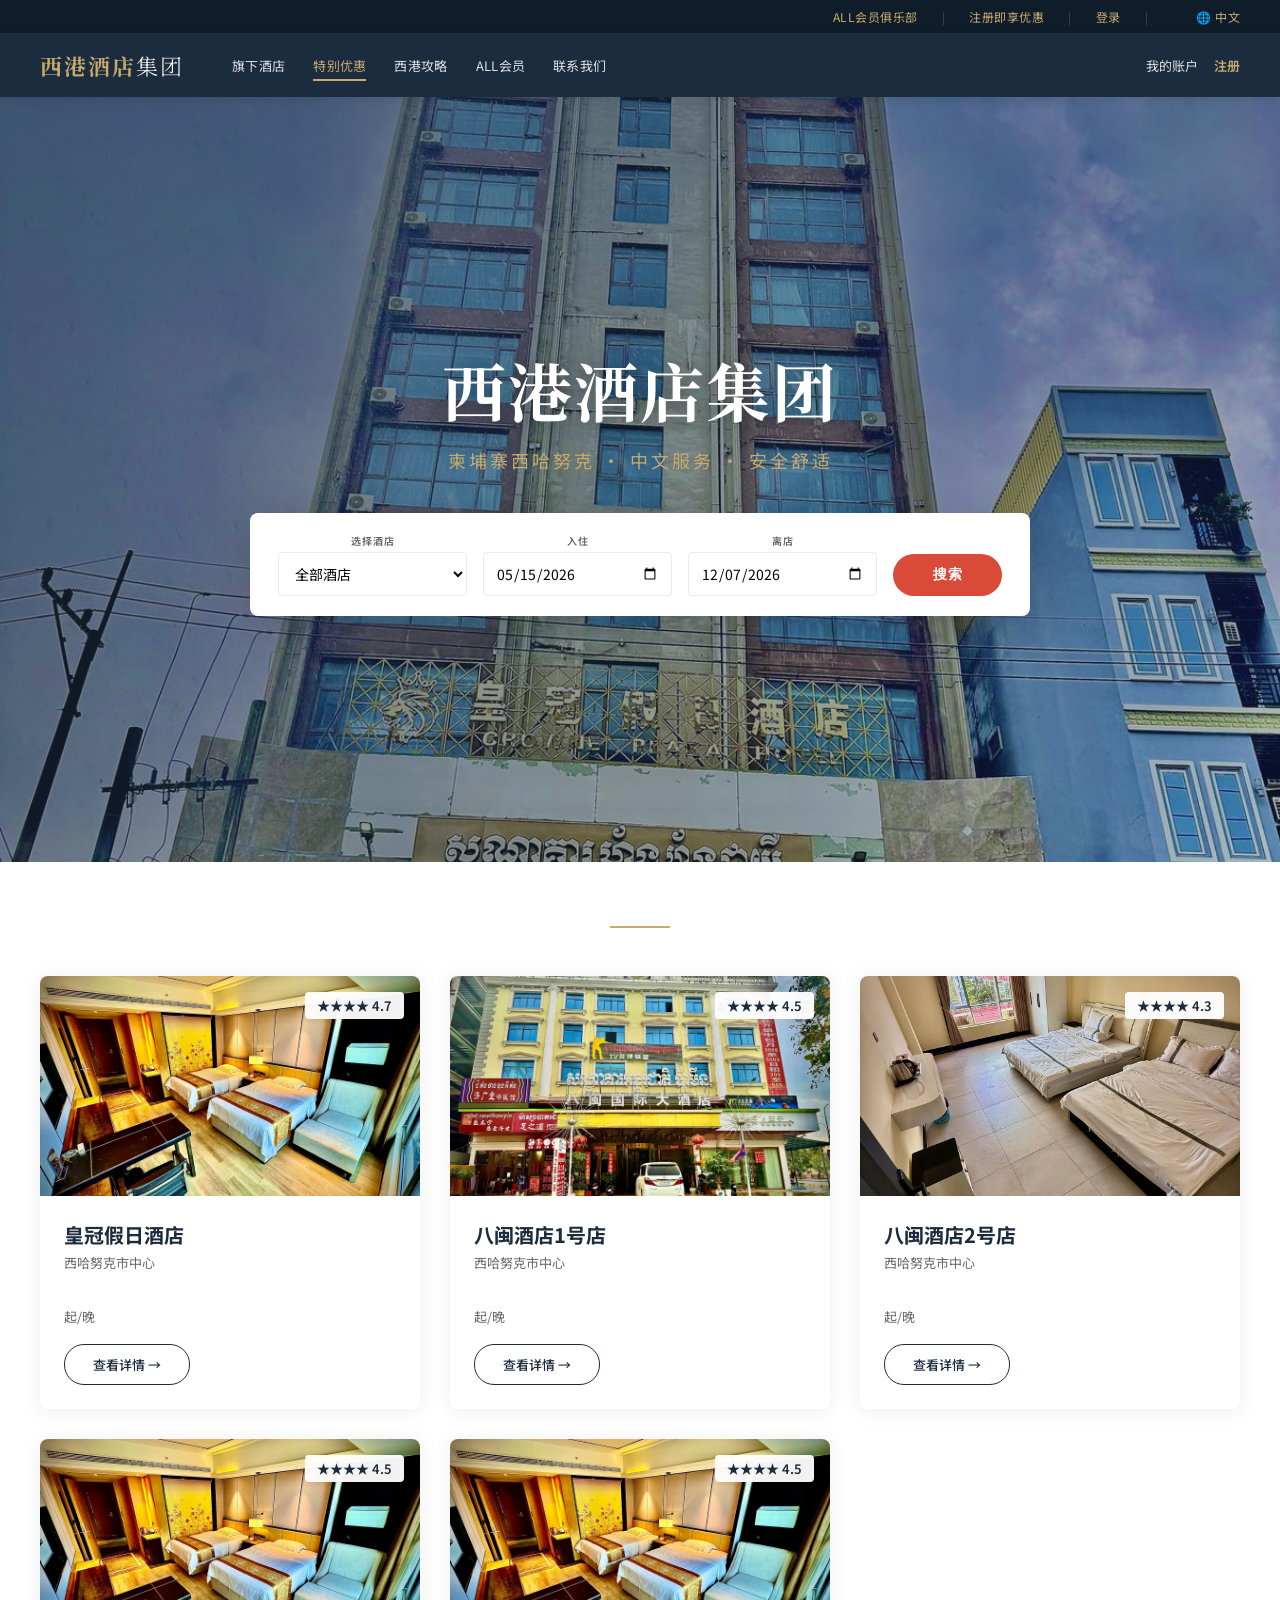
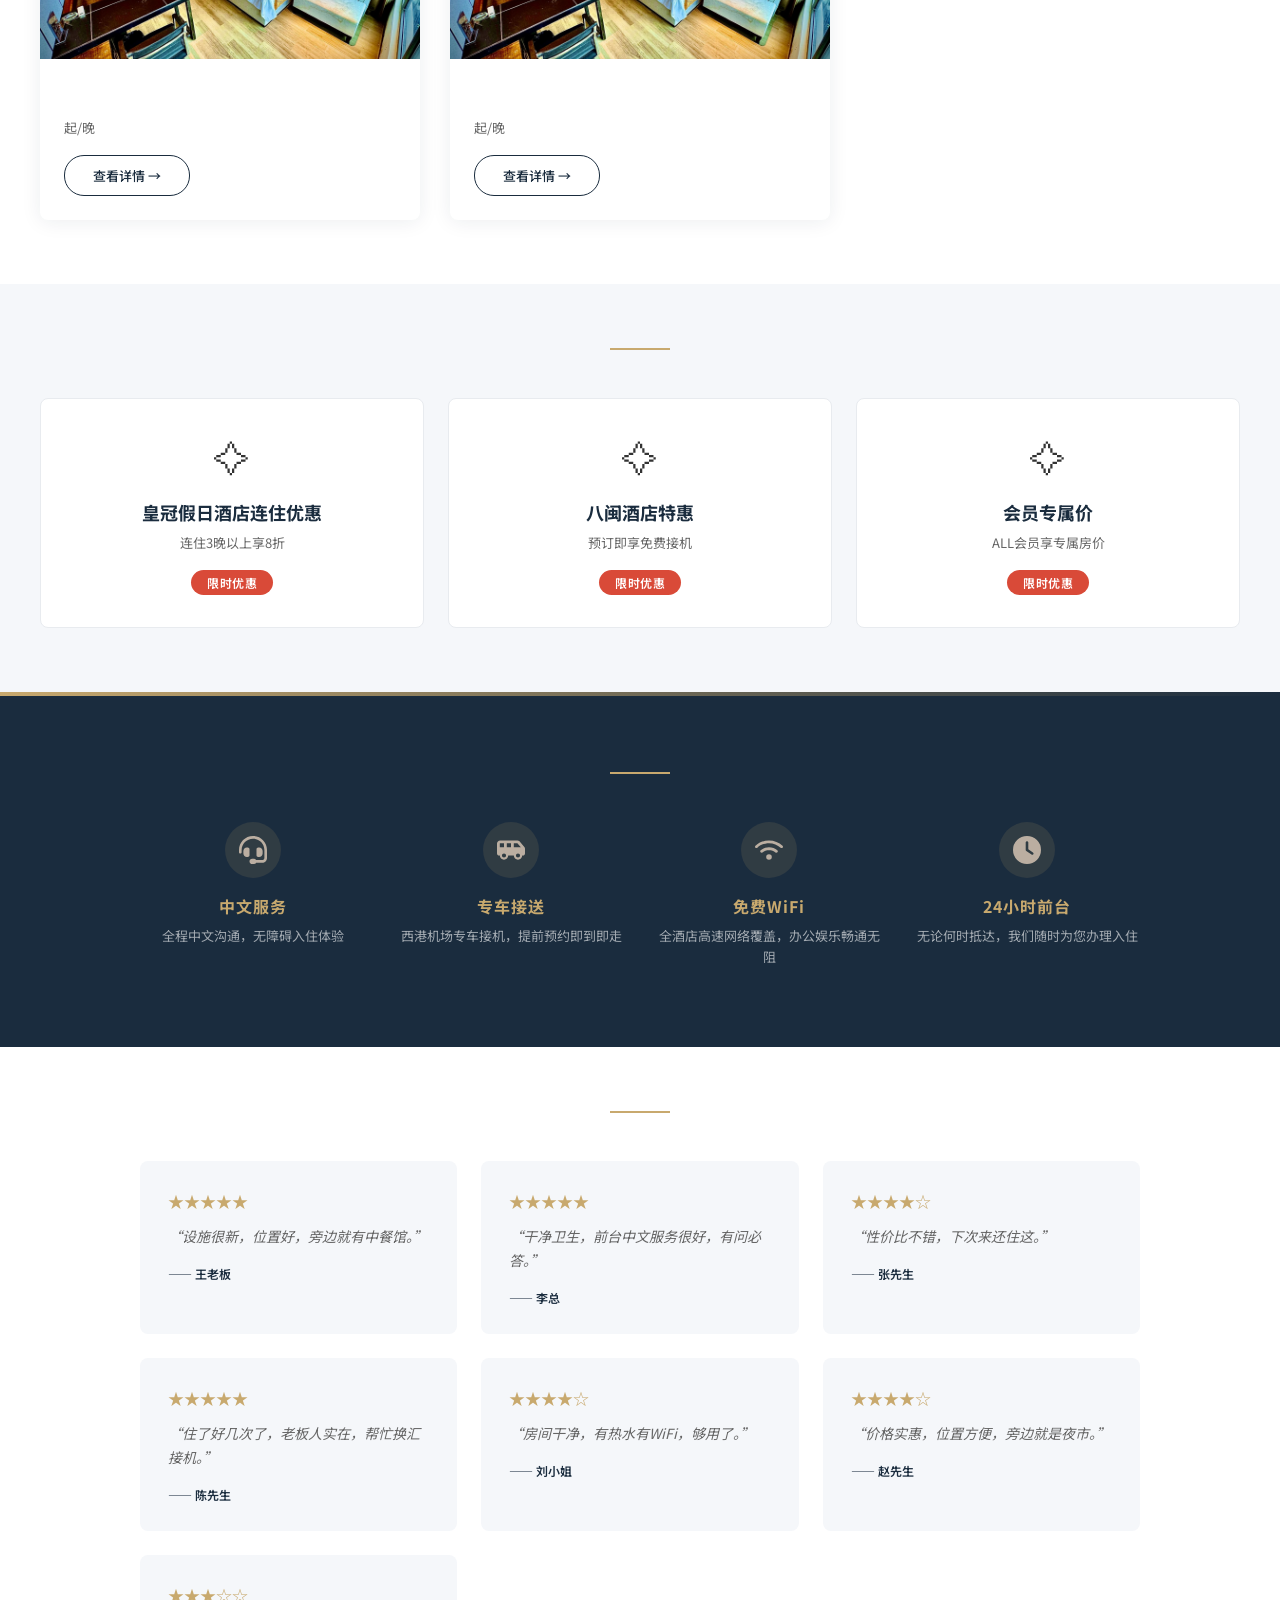
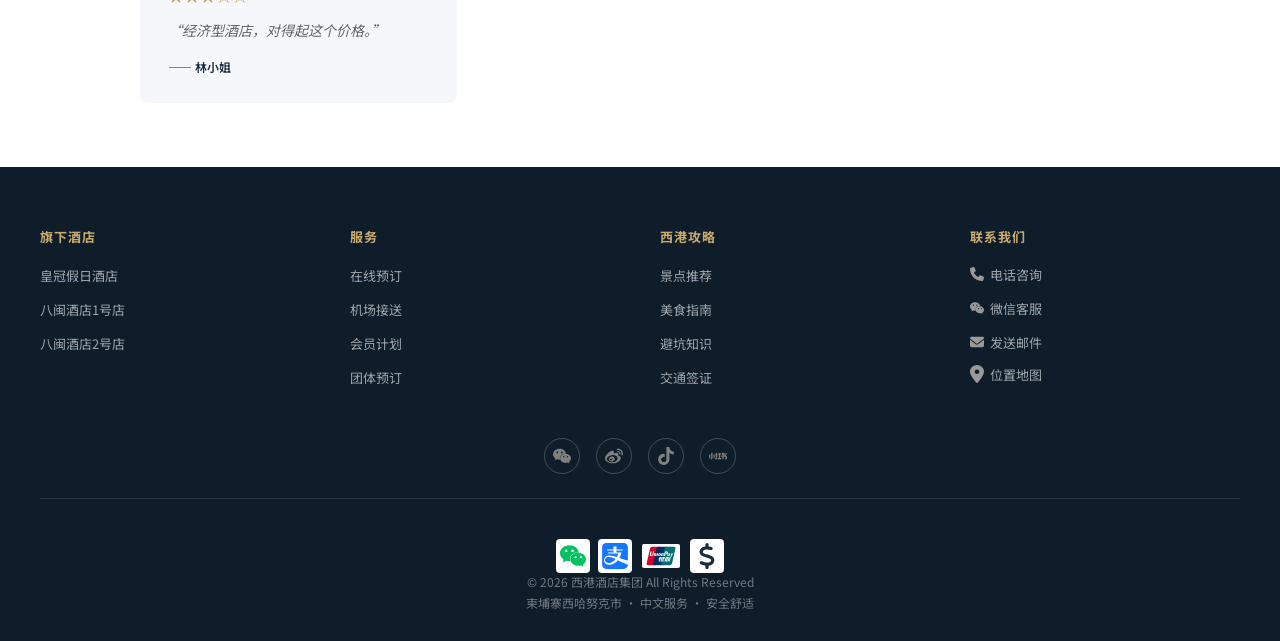
<file: index.html>
<!DOCTYPE html>
<html lang="zh-CN">
<head>
<meta charset="UTF-8">
<meta name="viewport" content="width=device-width, initial-scale=1.0">
<title>西港酒店集团 — 柬埔寨西哈努克市酒店预订</title>
<link rel="preconnect" href="https://fonts.googleapis.com">
<link rel="preconnect" href="https://fonts.gstatic.com" crossorigin>
<link href="https://fonts.googleapis.com/css2?family=Noto+Serif+SC:wght@400;600;700&family=Noto+Sans+SC:wght@300;400;500;700&display=swap" rel="stylesheet">
<style>
/* ========================================
   西港酒店集团 — Marriott风格官网
   设计方向：奢华精致 + 工业实用
   配色：深蓝#1a2c3e / 香槟金#c8a96e / 白
======================================== */

:root {
  --navy: #1a2c3e;
  --navy-dark: #0f1d2b;
  --gold: #c8a96e;
  --gold-dark: #a88c4e;
  --red: #d94a38;
  --white: #ffffff;
  --gray-light: #f5f7fa;
  --gray-mid: #e8ebef;
  --gray-text: #666666;
  --gray-dark: #333333;
  --font-display: 'Noto Serif SC', 'Source Han Serif SC', 'STSong', 'Georgia', serif;
  --font-body: 'Noto Sans SC', 'Source Han Sans SC', 'PingFang SC', 'Microsoft YaHei', -apple-system, sans-serif;
  --shadow: 0 2px 20px rgba(26,44,62,0.08);
  --shadow-hover: 0 8px 40px rgba(26,44,62,0.15);
  --transition: all 0.3s cubic-bezier(0.4, 0, 0.2, 1);
}

* { margin: 0; padding: 0; box-sizing: border-box; }

body { font-family: var(--font-body); color: var(--gray-dark); background: var(--white); -webkit-font-smoothing: antialiased; }
a { text-decoration: none; color: inherit; }
img { max-width: 100%; height: auto; display: block; }

/* ============= TOP BAR ============= */
.top-bar {
  background: var(--navy-dark);
  color: var(--gold);
  padding: 8px 40px;
  display: flex;
  justify-content: flex-end;
  align-items: center;
  gap: 24px;
  font-size: 12px;
  letter-spacing: 0.5px;
}
.top-bar a { color: var(--gold); transition: var(--transition); }
.top-bar a:hover { color: var(--white); }
.top-bar .divider { color: rgba(200,169,110,0.3); }
.top-bar .lang-selector {
  display: flex;
  align-items: center;
  gap: 4px;
  cursor: pointer;
}

/* ============= NAV ============= */
nav {
  background: var(--navy);
  padding: 0 40px;
  display: flex;
  align-items: center;
  height: 64px;
  position: fixed;
  top: 0;
  z-index: 100;
  box-shadow: 0 2px 10px rgba(0,0,0,0.1);
}
nav .logo {
  font-family: var(--font-display);
  font-size: 22px;
  font-weight: 700;
  color: var(--gold);
  letter-spacing: 2px;
  margin-right: 48px;
}
nav .logo span { color: var(--white); font-weight: 300; }
nav .nav-links { display: flex; gap: 28px; flex: 1; }
nav .nav-links a {
  color: rgba(255,255,255,0.85);
  font-size: 13px;
  letter-spacing: 0.3px;
  transition: var(--transition);
  position: relative;
  padding: 4px 0;
}
nav .nav-links a:hover { color: var(--gold); }
nav .nav-links a::after {
  content: '';
  position: absolute;
  bottom: -2px;
  left: 0;
  width: 0;
  height: 2px;
  background: var(--gold);
  transition: var(--transition);
}
nav .nav-links a:hover::after { width: 100%; }
nav .nav-actions { display: flex; gap: 16px; align-items: center; }
nav .nav-actions a {
  color: rgba(255,255,255,0.85);
  font-size: 13px;
  transition: var(--transition);
}
nav .nav-actions a:hover { color: var(--gold); }

.mobile-toggle { display: none; flex-direction: column; gap: 4px; cursor: pointer; padding: 8px; }
.mobile-toggle span { width: 22px; height: 2px; background: var(--gold); border-radius: 2px; transition: var(--transition); }

/* ============= HERO ============= */
.hero {
  position: relative;
  height: 85vh;
  min-height: 500px;
  overflow: hidden;
}
.hero-img {
  position: absolute;
  inset: 0;
  width: 100%;
  height: 100%;
  object-fit: cover;
}
.hero-overlay {
  position: absolute;
  inset: 0;
  background: linear-gradient(135deg, rgba(26,44,62,0.7) 0%, rgba(26,44,62,0.3) 100%);
}
.hero-content {
  position: relative;
  z-index: 2;
  height: 100%;
  display: flex;
  flex-direction: column;
  justify-content: center;
  align-items: center;
  padding: 0 40px;
  text-align: center;
}
.hero-content h1 {
  font-family: var(--font-display);
  font-size: clamp(36px, 5vw, 64px);
  color: var(--white);
  font-weight: 700;
  margin-bottom: 12px;
  letter-spacing: 2px;
  text-shadow: 0 2px 20px rgba(0,0,0,0.3);
}
.hero-content p {
  font-size: clamp(14px, 1.5vw, 18px);
  color: var(--gold);
  margin-bottom: 40px;
  letter-spacing: 3px;
  text-transform: uppercase;
}

/* Search Widget */
.search-widget {
  background: var(--white);
  border-radius: 8px;
  padding: 20px 28px;
  display: flex;
  gap: 16px;
  align-items: flex-end;
  box-shadow: 0 8px 40px rgba(0,0,0,0.2);
  max-width: 780px;
  width: 100%;
  flex-wrap: wrap;
  justify-content: center;
}
.search-widget .field {
  flex: 1;
  min-width: 120px;
}
.search-widget label {
  display: block;
  font-size: 10px;
  text-transform: uppercase;
  letter-spacing: 1px;
  color: var(--gray-text);
  margin-bottom: 4px;
  font-weight: 600;
}
.search-widget select, .search-widget input {
  width: 100%;
  padding: 10px 12px;
  border: 1px solid var(--gray-mid);
  border-radius: 4px;
  font-size: 14px;
  font-family: var(--font-body);
  background: var(--white);
  transition: var(--transition);
}
.search-widget select:focus, .search-widget input:focus {
  outline: none;
  border-color: var(--navy);
  box-shadow: 0 0 0 2px rgba(26,44,62,0.1);
}
.search-widget .btn-search {
  background: var(--red);
  color: var(--white);
  border: none;
  padding: 12px 40px;
  border-radius: 25px;
  font-size: 14px;
  font-weight: 600;
  cursor: pointer;
  transition: var(--transition);
  letter-spacing: 0.5px;
  white-space: nowrap;
}
.search-widget .btn-search:hover { background: #c13d2d; transform: translateY(-2px); box-shadow: 0 4px 15px rgba(217,74,56,0.3); }

/* ============= SECTION ============= */
.section { padding: 80px 40px; }
.section-title {
  text-align: center;
  margin-bottom: 48px;
}
.section-title h2 {
  font-family: var(--font-display);
  font-size: clamp(28px, 3vw, 38px);
  color: var(--navy);
  margin-bottom: 12px;
  letter-spacing: 1px;
}
.section-title p {
  color: var(--gray-text);
  font-size: 15px;
  max-width: 600px;
  margin: 0 auto;
  line-height: 1.6;
}

/* ============= HOTEL CARDS ============= */
.hotel-grid {
  display: grid;
  grid-template-columns: repeat(auto-fit, minmax(300px, 1fr));
  gap: 30px;
  max-width: 1200px;
  margin: 0 auto;
}
.hotel-card {
  background: var(--white);
  border-radius: 8px;
  overflow: hidden;
  box-shadow: var(--shadow);
  transition: var(--transition);
  cursor: pointer;
}
.hotel-card:hover {
  box-shadow: var(--shadow-hover);
  transform: translateY(-4px);
}
.hotel-card .card-img {
  height: 220px;
  overflow: hidden;
  position: relative;
}
.hotel-card .card-img img {
  width: 100%;
  height: 100%;
  object-fit: cover;
  transition: transform 0.5s ease;
}
.hotel-card:hover .card-img img { transform: scale(1.05); }
.hotel-card .card-rating {
  position: absolute;
  top: 16px;
  right: 16px;
  background: rgba(255,255,255,0.95);
  color: var(--navy);
  padding: 4px 12px;
  border-radius: 4px;
  font-size: 13px;
  font-weight: 600;
}
.hotel-card .card-body { padding: 24px; }
.hotel-card .card-body h3 {
  font-size: 20px;
  color: var(--navy);
  margin-bottom: 4px;
}
.hotel-card .card-body .location {
  font-size: 13px;
  color: var(--gray-text);
  margin-bottom: 12px;
}
.hotel-card .card-body .tags {
  display: flex;
  flex-wrap: wrap;
  gap: 6px;
  margin-bottom: 12px;
}
.hotel-card .card-body .tags span {
  background: var(--gray-light);
  padding: 3px 10px;
  border-radius: 3px;
  font-size: 11px;
  color: var(--gray-text);
}
.hotel-card .card-body .price {
  font-size: 22px;
  font-weight: 700;
  color: var(--red);
}
.hotel-card .card-body .price small {
  font-size: 13px;
  font-weight: 400;
  color: var(--gray-text);
}
.hotel-card .card-body .btn-detail {
  display: inline-block;
  margin-top: 16px;
  padding: 10px 28px;
  border: 1.5px solid var(--navy);
  color: var(--navy);
  border-radius: 20px;
  font-size: 13px;
  font-weight: 500;
  transition: var(--transition);
}
.hotel-card .card-body .btn-detail:hover {
  background: var(--navy);
  color: var(--white);
  box-shadow: 0 4px 12px rgba(26,44,62,0.2);
  transform: translateY(-1px);
}

/* ============= SPECIAL OFFERS ============= */
.offers-grid {
  display: grid;
  grid-template-columns: repeat(auto-fit, minmax(280px, 1fr));
  gap: 24px;
  max-width: 1200px;
  margin: 0 auto;
}
.offer-card {
  background: var(--white);
  border: 1px solid var(--gray-mid);
  border-radius: 8px;
  padding: 32px;
  text-align: center;
  transition: var(--transition);
}
.offer-card:hover { border-color: var(--gold); box-shadow: var(--shadow); }
.offer-card .icon { font-size: 36px; margin-bottom: 16px; }
.offer-card h3 { font-size: 18px; color: var(--navy); margin-bottom: 8px; }
.offer-card p { font-size: 13px; color: var(--gray-text); line-height: 1.6; }
.offer-card .discount {
  display: inline-block;
  margin-top: 16px;
  background: var(--red);
  color: var(--white);
  padding: 4px 16px;
  border-radius: 20px;
  font-size: 12px;
  font-weight: 600;
  letter-spacing: 0.5px;
}

/* ============= WHY US ============= */
.why-section {
  background: var(--navy);
  padding: 80px 40px;
  position: relative;
}
.why-section::before {
  content: '';
  position: absolute;
  top: 0; left: 0; right: 0;
  height: 4px;
  background: linear-gradient(90deg, var(--gold), transparent);
}
.why-section .section-title h2 { color: var(--white); }
.why-section .section-title p { color: rgba(255,255,255,0.6); }
.reasons-grid {
  display: grid;
  grid-template-columns: repeat(auto-fit, minmax(220px, 1fr));
  gap: 32px;
  max-width: 1000px;
  margin: 0 auto;
}
.reason {
  text-align: center;
  color: var(--white);
}
.reason .icon-wrap { width: 56px; height: 56px; margin: 0 auto 16px; display: flex; align-items: center; justify-content: center; background: rgba(200,169,110,0.12); border-radius: 50%; }
.reason .icon-wrap img { filter: brightness(0) saturate(100%) invert(72%) sepia(30%) hue-rotate(350deg) saturate(120%) brightness(90%); }
.reason h3 { font-size: 16px; color: var(--gold); margin-bottom: 8px; letter-spacing: 1px; }
.reason p { font-size: 13px; color: rgba(255,255,255,0.6); line-height: 1.6; }

/* ============= REVIEWS ============= */
.review-grid {
  display: grid;
  grid-template-columns: repeat(auto-fit, minmax(280px, 1fr));
  gap: 24px;
  max-width: 1000px;
  margin: 0 auto;
}
.review-card {
  background: var(--gray-light);
  border-radius: 8px;
  padding: 28px;
  position: relative;
}
.review-card .stars { color: var(--gold); font-size: 16px; margin-bottom: 12px; }
.review-card p { font-size: 14px; color: var(--gray-text); line-height: 1.7; margin-bottom: 16px; font-style: italic; }
.review-card .author { font-size: 12px; color: var(--navy); font-weight: 600; }

/* ============= FOOTER ============= */
footer {
  background: var(--navy-dark);
  color: rgba(255,255,255,0.7);
  padding: 60px 40px 30px;
}
footer .footer-grid {
  display: grid;
  grid-template-columns: repeat(auto-fit, minmax(200px, 1fr));
  gap: 40px;
  max-width: 1200px;
  margin: 0 auto 40px;
}
footer h4 {
  color: var(--gold);
  font-size: 13px;
  letter-spacing: 1px;
  text-transform: uppercase;
  margin-bottom: 16px;
}
footer ul { list-style: none; }
footer ul li { margin-bottom: 10px; }
footer ul li a { color: rgba(255,255,255,0.6); font-size: 13px; transition: var(--transition); }
footer ul li a:hover { color: var(--gold); }
footer .divider {
  border-top: 1px solid rgba(255,255,255,0.1);
  padding-top: 24px;
  text-align: center;
}
footer .divider p { font-size: 12px; color: rgba(255,255,255,0.4); }
.payment-icons { display: flex; justify-content: center; gap: 8px; margin-top: 16px; align-items: center; flex-wrap: wrap; }
.pay-item { display: inline-flex; }
.pay-item .pay-icon { display: inline-flex; align-items: center; justify-content: center; border-radius: 4px; padding: 4px; transition: opacity 0.3s; }
.pay-item .pay-icon:hover { opacity: 0.8; }
.pay-item.wechat .pay-icon { background: white; }
.pay-item.alipay .pay-icon { background: white; }
.pay-item.unionpay .pay-icon { background: transparent; padding: 2px; }
.pay-item.cash .pay-icon { background: white; padding: 4px; }
footer .social { display: flex; justify-content: center; gap: 16px; margin-bottom: 24px; }
footer .social-icon, .social a {
  width: 36px; height: 36px;
  border: 1px solid rgba(255,255,255,0.2);
  border-radius: 50%;
  display: flex;
  align-items: center;
  justify-content: center;
  font-size: 14px;
  color: rgba(255,255,255,0.5);
  transition: var(--transition);
}
footer .social a:hover { border-color: var(--gold); color: var(--gold); }

/* ============= RSPONSIVE ============= */
@media (max-width: 768px) {
  nav { padding: 0 20px; }
  .mobile-toggle { display: flex; }
  nav .nav-links {
    display: none;
    position: absolute;
    top: 64px;
    left: 0;
    right: 0;
    background: var(--navy);
    flex-direction: column;
    padding: 20px;
    gap: 16px;
    box-shadow: 0 10px 30px rgba(0,0,0,0.2);
  }
  nav .nav-links.open { display: flex; }
  nav .nav-actions { display: none; }
  .hero { height: 70vh; min-height: 450px; }
  .hero-content h1 { font-size: 28px; }
  .hero-content p { font-size: 12px; letter-spacing: 1px; }
  .search-widget { padding: 16px; flex-direction: column; align-items: stretch; }
  .search-widget .field { min-width: 100%; }
  .section { padding: 48px 20px; }
  .hotel-grid, .offers-grid, .review-grid { grid-template-columns: 1fr; }
  .reasons-grid { grid-template-columns: 1fr 1fr; gap: 24px; }
}

@media (max-width: 480px) {
  .hero { height: 60vh; }
  .reasons-grid { grid-template-columns: 1fr; }

  body { font-size: 14px; }
  .section { padding: 32px 16px !important; }
}


.section-divider { width: 60px; height: 2px; background: var(--gold); margin: 0 auto 48px; }
</style>
  <link rel="stylesheet" href="css/style.css">
</head>
<body>

<!-- ===== TOP BAR ===== -->
<div id="topbar-placeholder" style="min-height:30px"></div>
</div>

<!-- ===== NAV ===== -->
<div id="nav-placeholder" style="min-height:64px" data-active="offers"></div>

<!-- ===== HERO ===== -->
<section class="hero">
  <img class="hero-img" src="images/crown_01.jpg" alt="西港酒店集团" onerror="this.style.background='linear-gradient(135deg,#1a2c3e,#2a4a6e)'">
  <div class="hero-overlay"></div>
  <div class="hero-content">
    <h1>西港酒店集团</h1>
    <p>柬埔寨西哈努克 · 中文服务 · 安全舒适</p>
    <div class="search-widget">
      <div class="field">
        <label>选择酒店</label>
        <select>
          <option>全部酒店</option>
          <option>皇冠假日酒店</option>
          <option>八闽酒店1号店</option>
          <option>八闽酒店2号店</option>
        </select>
      </div>
      <div class="field">
        <label>入住</label>
        <input type="date" value="2026-05-15">
      </div>
      <div class="field">
        <label>离店</label>
        <input type="date" value="2026-05-17">
      </div>
      <button class="btn-search">搜索</button>
    </div>
  </div>
</section>

<!-- ===== HOTEL CARDS ===== -->
<section class="section">
<div class="section-divider"></div>
  <div class="hotel-grid">

    <div class="hotel-card">
      <div class="card-img">
        <img src="images/crown_01.jpg" alt="皇冠假日酒店" onerror="this.style.background='#2a4a6e'">
        <div class="card-rating">★★★★☆ 4.8</div>
      </div>
      <div class="card-body">
        <h3>皇冠假日酒店</h3>
        <div class="location">西哈努克市中心</div>
        <div class="tags">
          <span>空调</span><span>免费WiFi</span><span>中文服务</span><span>独立卫浴</span>
        </div>
        <div class="price">￥120 <small>起/晚</small></div>
        <a class="btn-detail" href="hotel-detail.html">查看详情 →</a>
      </div>
    </div>

    <div class="hotel-card">
      <div class="card-img">
        <img src="images/crown_07.jpg" alt="八闽酒店1号店" onerror="this.style.background='#2a4a6e'">
        <div class="card-rating">★★★★☆ 4.6</div>
      </div>
      <div class="card-body">
        <h3>八闽酒店1号店</h3>
        <div class="location">奥彻斯海滩</div>
        <div class="tags">
          <span>泳池</span><span>海景房</span><span>餐厅</span><span>健身房</span>
        </div>
        <div class="price">￥180 <small>起/晚</small></div>
        <a class="btn-detail" href="hotel-detail.html">查看详情 →</a>
      </div>
    </div>

    <div class="hotel-card">
      <div class="card-img">
        <img src="images/crown_02.jpg" alt="八闽酒店2号店" onerror="this.style.background='#2a4a6e'">
        <div class="card-rating">★★★★☆ 4.7</div>
      </div>
      <div class="card-body">
        <h3>八闽酒店2号店</h3>
        <div class="location">独立海滩</div>
        <div class="tags">
          <span>海景阳台</span><span>私人沙滩</span><span>SPA</span><span>接送机</span>
        </div>
        <div class="price">￥250 <small>起/晚</small></div>
        <a class="btn-detail" href="hotel-detail.html">查看详情 →</a>
      </div>
    </div>

  </div>
</section>

<!-- ===== OFFERS ===== -->
<section id="offers" class="section" style="background:var(--gray-light);">
<div class="section-divider"></div>
  <div class="offers-grid">
    <div class="offer-card">
      <div class="icon">✧</div>
      <h3>连住优惠</h3>
      <p>三晚以上自动打折，不用开口问</p>
      <div class="discount">最低9折</div>
    </div>
    <div class="offer-card">
      <div class="icon">⊹</div>
      <h3>机场接送套餐</h3>
      <p>提前说一声，到了有人举牌等你</p>
      <div class="discount">含接送</div>
    </div>
    <div class="offer-card">
      <div class="icon">✦</div>
      <h3>会员专享价</h3>
      <p>注册一下，房价自动变成另一个数字</p>
      <div class="discount">立省10%</div>
    </div>
  </div>
</section>

<!-- ===== WHY US ===== -->
<section class="why-section">
<div class="section-divider"></div>
  <div class="reasons-grid">
    <div class="reason">
      <div class="icon-wrap"><img src="icons/headset.svg" width="28" height="28"></div>
      <h3>中文服务</h3>
      <p>全程中文沟通，无障碍入住体验</p>
    </div>
    <div class="reason">
      <div class="icon-wrap"><img src="icons/van-shuttle.svg" width="28" height="28"></div>
      <h3>专车接送</h3>
      <p>西港机场专车接机，提前预约即到即走</p>
    </div>
    <div class="reason">
      <div class="icon-wrap"><img src="icons/wifi.svg" width="28" height="28"></div>
      <h3>免费WiFi</h3>
      <p>全酒店高速网络覆盖，办公娱乐畅通无阻</p>
    </div>
    <div class="reason">
      <div class="icon-wrap"><img src="icons/clock.svg" width="28" height="28"></div>
      <h3>24小时前台</h3>
      <p>无论何时抵达，我们随时为您办理入住</p>
    </div>
  </div>
</section>

<!-- ===== REVIEWS ===== -->
<section class="section">
<div class="section-divider"></div>
  <div class="review-grid">
    <div class="review-card">
      <div class="stars">⭐⭐⭐⭐⭐</div>
      <p>"来之前挺怕这边乱的，到了发现想多了。老板来接机，帮换汇，还推荐了附近好吃的。房间比想象中干净。"</p>
      <div class="author">—— 张先生，4月出差</div>
    </div>
    <div class="review-card">
      <div class="stars">⭐⭐⭐⭐⭐</div>
      <p>"我带着爸妈来的，全程中文沟通他们也不慌。前台帮忙订了出海一日游，比网上便宜。爸妈说下次还来。"</p>
      <div class="author">—— 李小姐，3月带父母出游</div>
    </div>
    <div class="review-card">
      <div class="stars">⭐⭐⭐⭐</div>
      <p>"公司在西港有项目，每个月都来。住了五六次了，前台都认识我了。WiFi稳定，开会没问题。"</p>
      <div class="author">—— 王先生，常旅客</div>
    </div>
  </div>
</section>

<!-- ===== FOOTER ===== -->


<script>
// 日期默认值
document.addEventListener('DOMContentLoaded', function() {
  const d = new Date();
  const fmt = d.toISOString().split('T')[0];
  const dates = document.querySelectorAll('input[type="date"]');
  if (dates[0] && !dates[0].value) dates[0].value = fmt;
  if (dates[1]) {
    const tomorrow = new Date(d);
    tomorrow.setDate(tomorrow.getDate() + 2);
    dates[1].value = tomorrow.toISOString().split('T')[0];
  }
});
</script>

<script>document.addEventListener('click',function(e){var b=e.target.closest('.mobile-toggle');if(b){document.querySelector('nav>.nav-links').classList.toggle('open');return}var n=document.querySelector('nav>.nav-links');if(n&&n.classList.contains('open')&&!e.target.closest('nav'))n.classList.remove('open')});document.querySelectorAll('nav>.nav-links a').forEach(function(l){l.addEventListener('click',function(){this.closest('.nav-links').classList.remove('open')})});</script>
<div id="footer-placeholder"></div>
<script>
fetch('footer.html?v=20260515').then(r=>r.text()).then(h=>document.getElementById('footer-placeholder').innerHTML=h);
</script>

<script>
// ===== 动态数据加载 =====
document.addEventListener('DOMContentLoaded', function() {
  // 加载旗下酒店
  fetch('data/hotels.json')
    .then(function(r) { return r.json(); })
    .then(function(d) {
      if (!d.ok) return;
      var grid = document.querySelector('.hotel-grid');
      if (!grid) return;
      grid.innerHTML = d.data.map(function(h) {
        var tags = [];
        try { tags = JSON.parse(h.tags || '[]'); } catch(e) {}
        var stars = '';
        var s = Math.floor(h.score || 0);
        for (var i = 0; i < s; i++) stars += '\u2605';
        return '<div class="hotel-card">' +
          '<div class="card-img">' +
            '<img src="' + (h.cover_image || 'images/crown_03.jpg') + '" alt="' + h.name + '">' +
            '<div class="card-rating">' + stars + ' ' + h.score + '</div>' +
          '</div>' +
          '<div class="card-body">' +
            '<h3>' + h.name + '</h3>' +
            '<div class="location">' + (h.address || '') + '</div>' +
            '<div class="tags">' + tags.map(function(t) { return '<span>' + t + '</span>'; }).join('') + '</div>' +
            '<div class="price">' + (h.price || '') + '<small>起/晚</small></div>' +
            '<a class="btn-detail" href="hotel-detail.html?id=' + h.id + '">\u67e5\u770b\u8be6\u60c5 \u2192</a>' +
          '</div>' +
        '</div>';
      }).join('');
    })
    ['catch'](function() {});

  // 加载评价
  fetch('data/reviews.json')
    .then(function(r) { return r.json(); })
    .then(function(d) {
      if (!d.ok || !d.data.length) return;
      var grid = document.querySelector('.review-grid');
      if (!grid) return;
      grid.innerHTML = d.data.map(function(rv) {
        var s = '';
        for (var i = 0; i < rv.score; i++) s += '\u2605';
        for (var i = rv.score; i < 5; i++) s += '\u2606';
        return '<div class="review-card">' +
          '<div class="stars">' + s + '</div>' +
          '<p>\u201c' + rv.content + '\u201d</p>' +
          '<div class="author">\u2014\u2014 ' + rv.guest_name + '</div>' +
        '</div>';
      }).join('');
    })
    ['catch'](function() {});

  // 加载优惠
  fetch('data/offers.json')
    .then(function(r) { return r.json(); })
    .then(function(d) {
      if (!d.ok || !d.data || !d.data.length) return;
      var grid = document.querySelector('.offers-grid');
      if (!grid) return;
      grid.innerHTML = d.data.map(function(o) {
        return '<div class="offer-card">' +
          '<div class="icon">\u2727</div>' +
          '<h3>' + (o.title || '') + '</h3>' +
          '<p>' + (o.description || '') + '</p>' +
          '<div class="discount">' + (o.discount_text || '\u9650\u65f6\u4f18\u60e0') + '</div>' +
        '</div>';
      }).join('');
    })
    ['catch'](function() {});

});
</script>

<script>
// ===== Load TopBar =====
fetch('topbar.html?v=20260515')
  .then(function(r){ return r.text(); })
  .then(function(h){
    document.getElementById('topbar-placeholder').innerHTML = h;
  });

// ===== Load Nav =====
fetch('nav.html?v=20260515')
  .then(function(r){ return r.text(); })
  .then(function(h){
    var ph = document.getElementById('nav-placeholder');
    var page = ph ? ph.getAttribute('data-active') : '';
    if (page) {
      h = h.replace('class="nav-item" data-page="' + page + '"', 'class="nav-item active" data-page="' + page + '"');
    }
    document.getElementById('nav-placeholder').innerHTML = h;
  });

// ===== 导航事件委托 =====
document.addEventListener('click', function(e) {
  var toggle = e.target.closest('.mobile-toggle');
  if (toggle) {
    var links = document.querySelector('.nav-links');
    if (links) links.classList.toggle('open');
    return;
  }
  var link = e.target.closest('nav a');
  if (link) {
    var nl = document.querySelector('.nav-links');
    if (nl) nl.classList.remove('open');
  }
});
</script>

</body>
</html>
</file>
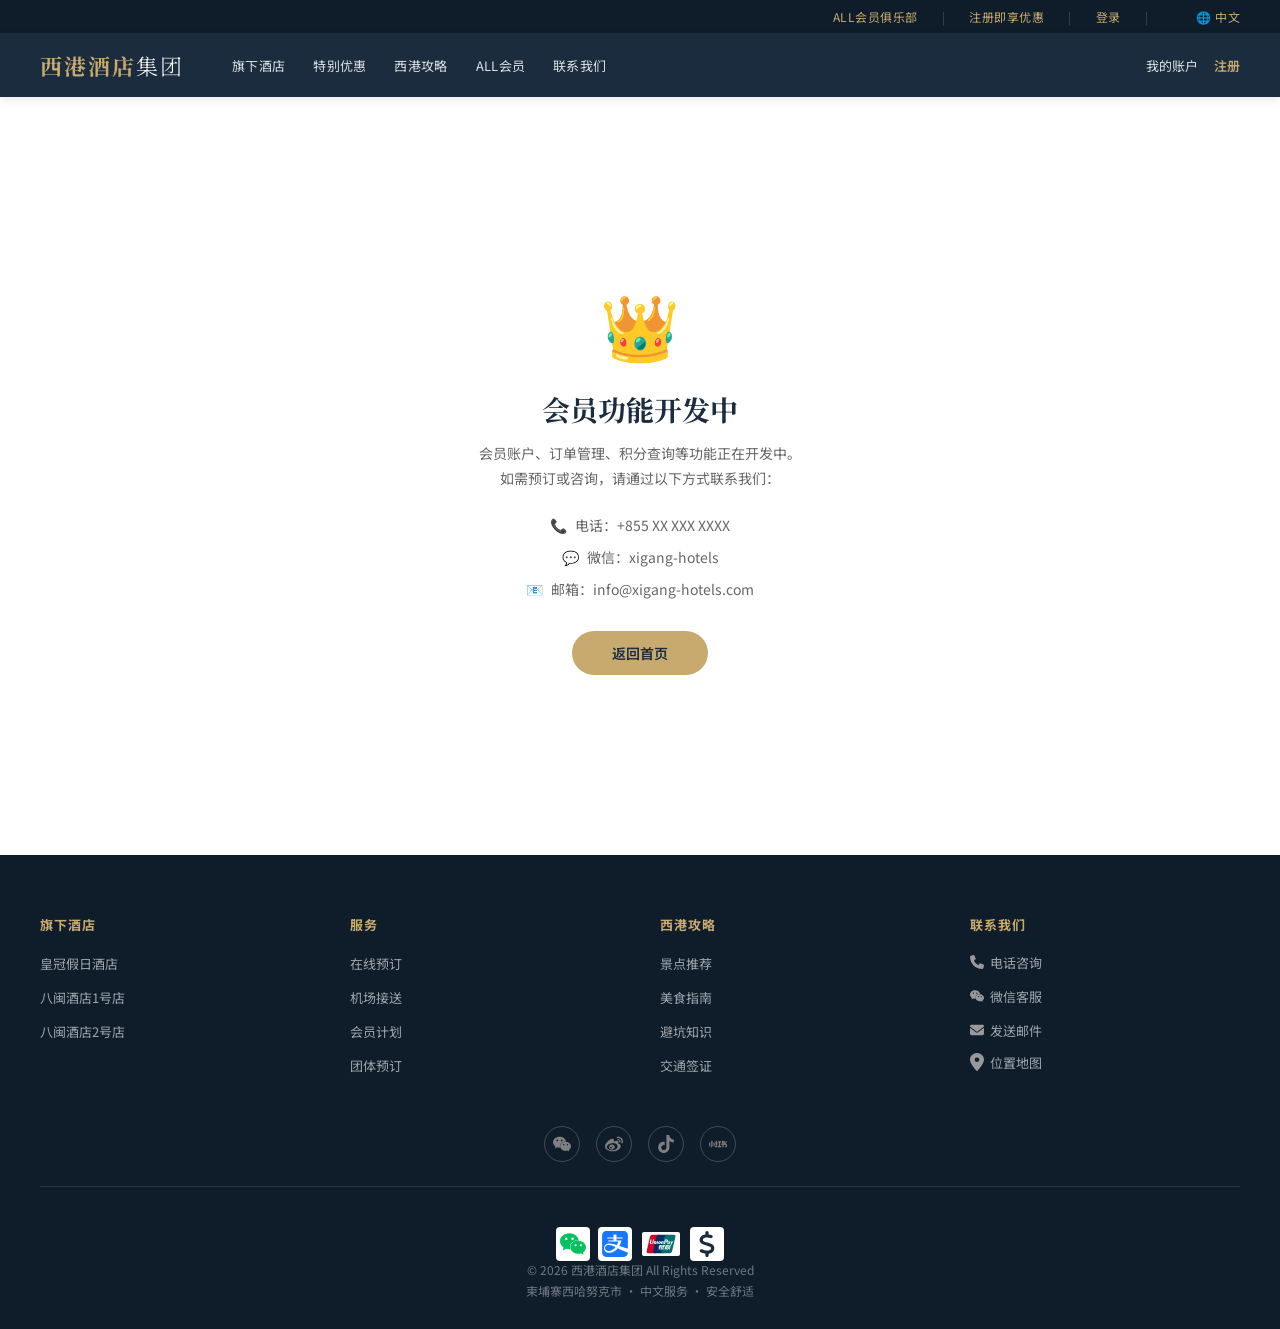
<file: account.html>
<!DOCTYPE html>
<html lang="zh-CN">
<head>
<meta charset="UTF-8">
<meta name="viewport" content="width=device-width, initial-scale=1.0">
<title>我的账户 — 西港酒店集团</title>
<link rel="preconnect" href="https://fonts.googleapis.com">
<link rel="preconnect" href="https://fonts.gstatic.com" crossorigin>
<link href="https://fonts.googleapis.com/css2?family=Noto+Serif+SC:wght@400;600;700&family=Noto+Sans+SC:wght@300;400;500;700&display=swap" rel="stylesheet">
<style>
:root {
  --navy: #1a2c3e; --navy-dark: #0f1d2b; --gold: #c8a96e; --gold-dark: #a88c4e;
  --red: #d94a38; --white: #ffffff; --gray-light: #f5f7fa; --gray-mid: #e8ebef;
  --gray-text: #666666; --gray-dark: #333333;
  --font-display: 'Noto Serif SC', 'Georgia', serif;
  --font-body: 'Noto Sans SC', 'PingFang SC', 'Microsoft YaHei', sans-serif;
  --shadow: 0 2px 20px rgba(26,44,62,0.08);
  --shadow-hover: 0 8px 40px rgba(26,44,62,0.15);
  --transition: all 0.3s cubic-bezier(0.4, 0, 0.2, 1);
}
* { margin: 0; padding: 0; box-sizing: border-box; }
body { font-family: var(--font-body); color: var(--gray-dark); background: var(--gray-light); -webkit-font-smoothing: antialiased; }
a { text-decoration: none; color: inherit; }
img { max-width: 100%; height: auto; display: block; }
/* Top Bar */
.top-bar {
  background: var(--navy-dark); color: var(--gold); padding: 8px 40px;
  display: flex; justify-content: flex-end; align-items: center; gap: 24px; font-size: 12px;
}
.top-bar a { color: var(--gold); transition: var(--transition); }
.top-bar a:hover { color: var(--white); }
.top-bar .divider { color: rgba(200,169,110,0.3); }
/* Nav */
nav {
  background: var(--navy); padding: 0 40px; display: flex; align-items: center;
  height: 64px; position: fixed; top: 0; z-index: 100; box-shadow: 0 2px 10px rgba(0,0,0,0.1);
}
nav .logo {
  font-family: var(--font-display); font-size: 22px; font-weight: 700;
  color: var(--gold); letter-spacing: 2px; margin-right: 48px;
}
nav .logo span { color: var(--white); font-weight: 300; }
nav .nav-links { display: flex; gap: 28px; flex: 1; }
nav .nav-links a {
  color: rgba(255,255,255,0.85); font-size: 13px; transition: var(--transition);
  position: relative; padding: 4px 0;
}
nav .nav-links a:hover { color: var(--gold); }
nav .nav-links a::after {
  content: ''; position: absolute; bottom: -2px; left: 0;
  width: 0; height: 2px; background: var(--gold); transition: var(--transition);
}
nav .nav-links a:hover::after { width: 100%; }
nav .nav-links a.active { color: var(--gold); }
nav .nav-links a.active::after { width: 100%; }
nav .nav-actions { display: flex; gap: 16px; align-items: center; }
nav .nav-actions a { color: rgba(255,255,255,0.85); font-size: 13px; transition: var(--transition); }
nav .nav-actions a:hover { color: var(--gold); }
nav .nav-actions a.gold { color: var(--gold); font-weight: 600; }
.mobile-toggle { display: none; flex-direction: column; gap: 4px; cursor: pointer; padding: 8px; }
.mobile-toggle span { width: 22px; height: 2px; background: var(--gold); border-radius: 2px; transition: 0.3s; }
/* Page Header */
.page-header {
  background: linear-gradient(135deg, var(--navy), #2a4a6e);
  padding: 48px 40px;
}
.page-header-inner {
  max-width: 1200px; margin: 0 auto;
  display: flex; align-items: center; gap: 24px;
}
.avatar-wrap {
  width: 72px; height: 72px; border-radius: 50%; overflow: hidden;
  background: rgba(255,255,255,0.1); display: flex; align-items: center;
  justify-content: center; flex-shrink: 0;
  border: 3px solid var(--gold);
}
.avatar-wrap img { width: 100%; height: 100%; object-fit: cover; }
.avatar-wrap .no-avatar { font-size: 32px; color: var(--gold); }
.header-info { flex: 1; }
.header-info h1 { font-family: var(--font-display); font-size: 24px; color: var(--white); margin-bottom: 4px; }
.header-info .member-tag {
  display: inline-block; background: var(--gold); color: var(--navy);
  padding: 2px 12px; border-radius: 12px; font-size: 12px; font-weight: 600;
}
.header-info .member-since { font-size: 12px; color: rgba(255,255,255,0.5); margin-top: 4px; }
.header-actions { display: flex; gap: 12px; }
.header-actions .btn {
  padding: 8px 24px; border-radius: 20px; font-size: 13px; font-weight: 600;
  transition: var(--transition); cursor: pointer; border: none;
}
.header-actions .btn-primary { background: var(--gold); color: var(--navy); }
.header-actions .btn-primary:hover { transform: translateY(-2px); box-shadow: 0 4px 15px rgba(200,169,110,0.4); }
.header-actions .btn-outline { background: transparent; border: 1px solid var(--gold); color: var(--gold); }
.header-actions .btn-outline:hover { background: rgba(200,169,110,0.1); }

/* Main layout */
.account-main { max-width: 1200px; margin: 0 auto; padding: 32px 40px; display: grid; grid-template-columns: 280px 1fr; gap: 28px; }
.sidebar { display: flex; flex-direction: column; gap: 4px; }
.sidebar a {
  display: flex; align-items: center; gap: 12px; padding: 12px 16px;
  border-radius: 8px; font-size: 14px; color: var(--gray-text); transition: var(--transition);
}
.sidebar a:hover { background: var(--gray-mid); color: var(--navy); }
.sidebar a.active { background: var(--navy); color: var(--gold); }
.sidebar a .icon { width: 20px; text-align: center; font-size: 16px; }
.content-area { min-height: 400px; }

/* Stats Cards */
.stats-grid { display: grid; grid-template-columns: repeat(3, 1fr); gap: 16px; margin-bottom: 28px; }
.stat-card {
  background: var(--white); border-radius: 8px; padding: 24px; text-align: center;
  box-shadow: var(--shadow); transition: var(--transition);
}
.stat-card:hover { box-shadow: var(--shadow-hover); transform: translateY(-2px); }
.stat-card .value { font-size: 32px; font-weight: 700; color: var(--navy); }
.stat-card .label { font-size: 13px; color: var(--gray-text); margin-top: 4px; }
.stat-card .icon-label { font-size: 24px; margin-bottom: 8px; }

/* Level Progress */
.level-card {
  background: var(--white); border-radius: 8px; padding: 24px;
  box-shadow: var(--shadow); margin-bottom: 28px;
}
.level-card h3 { font-size: 15px; color: var(--navy); margin-bottom: 12px; }
.level-bar { height: 8px; background: var(--gray-light); border-radius: 4px; overflow: hidden; margin-bottom: 8px; }
.level-bar .fill { height: 100%; background: linear-gradient(90deg, var(--gold), var(--gold-dark)); border-radius: 4px; transition: width 0.8s ease; }
.level-info { display: flex; justify-content: space-between; font-size: 12px; color: var(--gray-text); }
.level-info strong { color: var(--gold-dark); }

/* Section Titles */
.section-hd {
  display: flex; justify-content: space-between; align-items: center;
  margin-bottom: 16px;
}
.section-hd h2 { font-size: 18px; color: var(--navy); }
.section-hd a { font-size: 13px; color: var(--gold-dark); }
.section-hd a:hover { color: var(--gold); }

/* Orders */
.orders-card {
  background: var(--white); border-radius: 8px; padding: 24px;
  box-shadow: var(--shadow); margin-bottom: 28px;
}
.order-item {
  display: grid; grid-template-columns: auto 1fr auto;
  gap: 16px; padding: 16px 0; border-bottom: 1px solid var(--gray-light);
  align-items: center;
}
.order-item:last-child { border-bottom: none; }
.order-icon { width: 48px; height: 48px; border-radius: 8px; overflow: hidden; background: var(--gray-light); flex-shrink: 0; }
.order-icon img { width: 100%; height: 100%; object-fit: cover; }
.order-info h4 { font-size: 14px; color: var(--navy); margin-bottom: 2px; }
.order-info p { font-size: 12px; color: var(--gray-text); }
.order-status { text-align: right; }
.order-status .badge {
  display: inline-block; padding: 3px 10px; border-radius: 4px;
  font-size: 11px; font-weight: 600;
}
.badge-pending { background: #fff3e0; color: #e65100; }
.badge-confirmed { background: #e8f5e9; color: #2e7d32; }
.badge-completed { background: #e3f2fd; color: #1565c0; }
.badge-cancelled { background: #fce4ec; color: #c62828; }

/* Empty state */
.empty-state { text-align: center; padding: 48px 24px; color: var(--gray-text); }
.empty-state .icon { font-size: 48px; margin-bottom: 12px; }
.empty-state p { font-size: 14px; }
.empty-state .btn { display: inline-block; margin-top: 16px; padding: 10px 28px;
  background: var(--navy); color: var(--white); border-radius: 20px; font-size: 13px; }

/* Quick Links */
.quick-links { display: grid; grid-template-columns: repeat(3, 1fr); gap: 12px; }
.quick-link {
  background: var(--white); border-radius: 8px; padding: 20px; text-align: center;
  box-shadow: var(--shadow); transition: var(--transition); cursor: pointer;
}
.quick-link:hover { box-shadow: var(--shadow-hover); transform: translateY(-2px); }
.quick-link .icon { font-size: 28px; margin-bottom: 8px; }
.quick-link h4 { font-size: 14px; color: var(--navy); }
.quick-link p { font-size: 12px; color: var(--gray-text); margin-top: 4px; }

/* Login prompt */
.login-prompt {
  text-align: center; padding: 80px 40px; background: var(--white);
  border-radius: 8px; box-shadow: var(--shadow);
}
.login-prompt .icon { font-size: 64px; margin-bottom: 16px; }
.login-prompt h2 { font-family: var(--font-display); font-size: 24px; color: var(--navy); margin-bottom: 8px; }
.login-prompt p { color: var(--gray-text); font-size: 14px; margin-bottom: 24px; }
.login-prompt .btn {
  display: inline-block; padding: 12px 40px; background: var(--gold); color: var(--navy);
  border-radius: 25px; font-size: 14px; font-weight: 600; transition: var(--transition);
}
.login-prompt .btn:hover { transform: translateY(-2px); box-shadow: 0 4px 15px rgba(200,169,110,0.4); }

/* No-scroll (for sidebar) - hidden by default, shown when not logged in */
@media (max-width: 768px) {
  .top-bar { padding: 6px 16px; font-size: 10px; gap: 10px; }
  nav { padding: 0 20px; }
  .mobile-toggle { display: flex; }
  nav .nav-links {
    display: none; position: absolute; top: 64px; left: 0; right: 0;
    background: var(--navy); flex-direction: column; padding: 20px; gap: 16px;
    box-shadow: 0 10px 30px rgba(0,0,0,0.2);
  }
  nav .nav-links.open { display: flex; }
  nav .nav-actions { display: none; }
  .account-main { grid-template-columns: 1fr; padding: 20px 16px; }
  .page-header { padding: 32px 20px; }
  .page-header-inner { flex-direction: column; text-align: center; }
  .header-actions { margin-top: 12px; }
  .stats-grid { grid-template-columns: repeat(3, 1fr); gap: 8px; }
  .stat-card { padding: 16px; }
  .stat-card .value { font-size: 24px; }
  .quick-links { grid-template-columns: 1fr 1fr; }
  .order-item { grid-template-columns: 1fr; text-align: center; }
  .order-icon { margin: 0 auto; }
}
@media (max-width: 480px) {
  .stats-grid { grid-template-columns: 1fr; }
  .quick-links { grid-template-columns: 1fr; }
}
</style>
  <link rel="stylesheet" href="css/style.css">
</head>
<body>
<div id="topbar-placeholder" style="min-height:30px"></div>
</div>
<div id="nav-placeholder" style="min-height:64px" data-active="account"></div>

<!-- Static page content -->
<div class="auth-wrap" style="padding:100px 40px;">
  <div class="auth-card" style="text-align:center;padding:80px 48px;">
    <div style="font-size:64px;margin-bottom:20px;">👑</div>
    <h1 style="font-family:var(--font-display);font-size:28px;color:var(--navy);margin-bottom:12px;">会员功能开发中</h1>
    <p style="color:var(--gray-text);font-size:14px;margin-bottom:24px;line-height:1.8;">
      会员账户、订单管理、积分查询等功能正在开发中。<br>
      如需预订或咨询，请通过以下方式联系我们：
    </p>
    <div style="display:flex;flex-direction:column;gap:12px;max-width:300px;margin:0 auto 32px;">
      <div style="display:flex;align-items:center;justify-content:center;gap:8px;font-size:14px;color:var(--gray-text);">
        <span>📞</span><span>电话：+855 XX XXX XXXX</span>
      </div>
      <div style="display:flex;align-items:center;justify-content:center;gap:8px;font-size:14px;color:var(--gray-text);">
        <span>💬</span><span>微信：xigang-hotels</span>
      </div>
      <div style="display:flex;align-items:center;justify-content:center;gap:8px;font-size:14px;color:var(--gray-text);">
        <span>📧</span><span>邮箱：info@xigang-hotels.com</span>
      </div>
    </div>
    <a href="index.html" style="display:inline-block;padding:12px 40px;background:var(--gold);color:var(--navy);border-radius:25px;font-size:14px;font-weight:600;">返回首页</a>
  </div>
</div>

<div id="footer-placeholder"></div>
<script>
fetch('footer.html?v=20260515').then(function(r){ return r.text(); }).then(function(h){ document.getElementById('footer-placeholder').innerHTML = h; });
</script>

<script>
document.addEventListener('click',function(e){
  var b=e.target.closest('.mobile-toggle');
  if(b){ document.querySelector('nav>.nav-links').classList.toggle('open'); return; }
  var n=document.querySelector('nav>.nav-links');
  if(n&&n.classList.contains('open')&&!e.target.closest('nav')) n.classList.remove('open');
});
document.querySelectorAll('nav>.nav-links a').forEach(function(l){
  l.addEventListener('click',function(){ this.closest('.nav-links').classList.remove('open'); });
});
</script>



<script>
// ===== Load TopBar =====
fetch('topbar.html?v=20260515')
  .then(function(r){ return r.text(); })
  .then(function(h){
    document.getElementById('topbar-placeholder').innerHTML = h;
  });

// ===== Load Nav =====
fetch('nav.html?v=20260515')
  .then(function(r){ return r.text(); })
  .then(function(h){
    var ph = document.getElementById('nav-placeholder');
    var page = ph ? ph.getAttribute('data-active') : '';
    if (page) {
      h = h.replace('class="nav-item" data-page="' + page + '"', 'class="nav-item active" data-page="' + page + '"');
    }
    document.getElementById('nav-placeholder').innerHTML = h;
  });

// ===== 导航事件委托 =====
document.addEventListener('click', function(e) {
  var toggle = e.target.closest('.mobile-toggle');
  if (toggle) {
    var links = document.querySelector('.nav-links');
    if (links) links.classList.toggle('open');
    return;
  }
  var link = e.target.closest('nav a');
  if (link) {
    var nl = document.querySelector('.nav-links');
    if (nl) nl.classList.remove('open');
  }
});
</script>

</body>
</html>
</file>
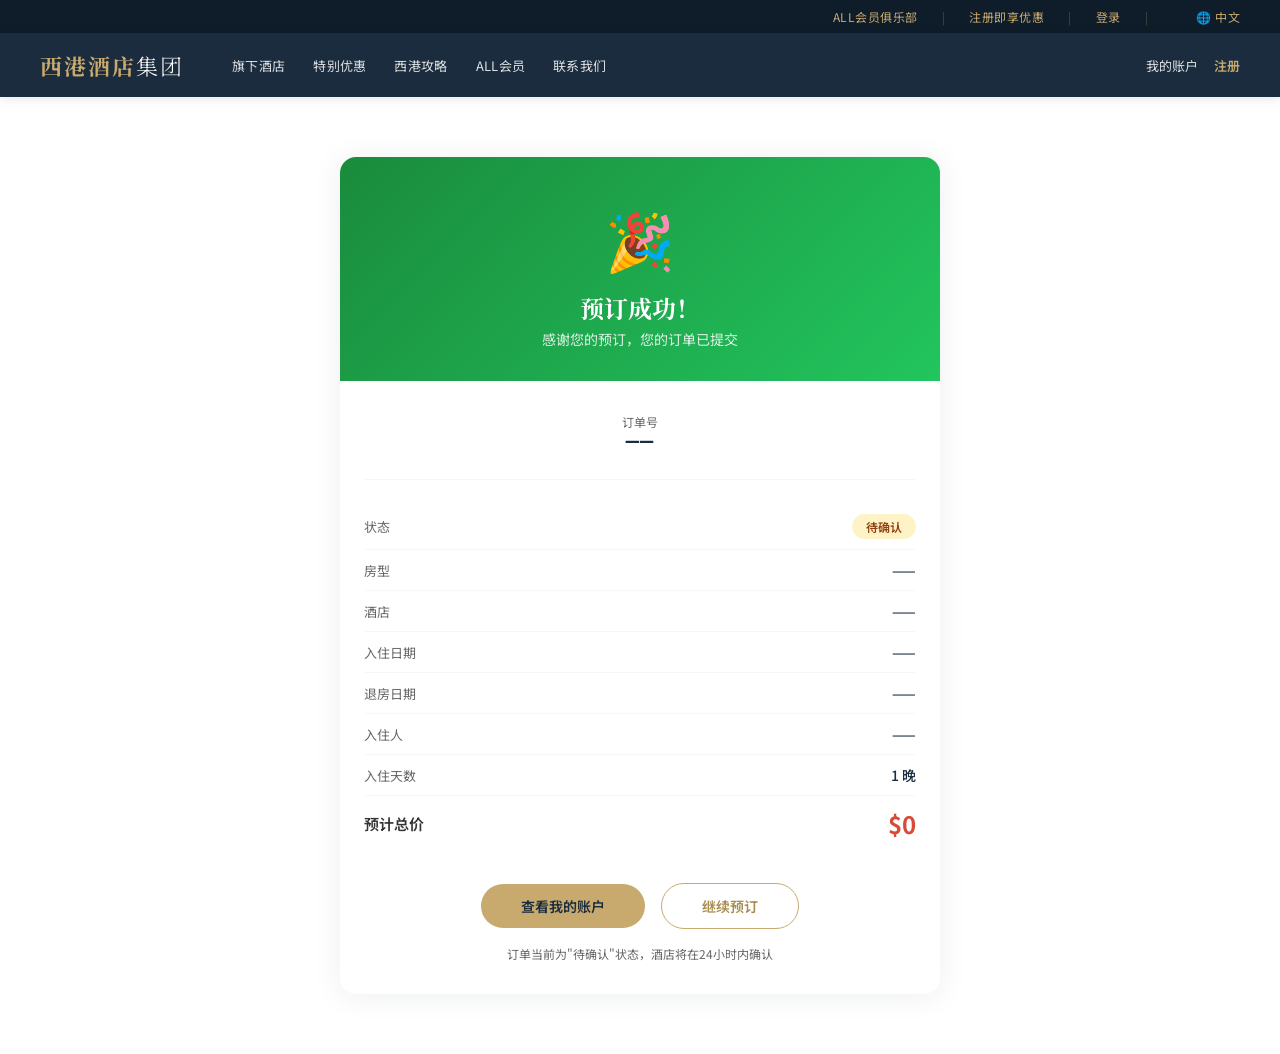
<file: booking-confirm.html>
<!DOCTYPE html>
<html lang="zh-CN">
<head>
<meta charset="UTF-8">
<meta name="viewport" content="width=device-width, initial-scale=1.0">
<title>预订确认 — 西港酒店集团</title>
<link rel="preconnect" href="https://fonts.googleapis.com">
<link rel="preconnect" href="https://fonts.gstatic.com" crossorigin>
<link href="https://fonts.googleapis.com/css2?family=Noto+Serif+SC:wght@400;600;700&family=Noto+Sans+SC:wght@300;400;500;700&display=swap" rel="stylesheet">
<style>
:root {
  --navy: #1a2c3e; --navy-dark: #0f1d2b; --gold: #c8a96e; --gold-dark: #a88c4e;
  --red: #d94a38; --white: #ffffff; --gray-light: #f5f7fa; --gray-mid: #e8ebef;
  --gray-text: #666666; --gray-dark: #333333; --green: #22c55e;
  --font-display: 'Noto Serif SC', 'Georgia', serif;
  --font-body: 'Noto Sans SC', 'PingFang SC', 'Microsoft YaHei', sans-serif;
  --transition: all 0.3s cubic-bezier(0.4, 0, 0.2, 1);
}
* { margin: 0; padding: 0; box-sizing: border-box; }
body { font-family: var(--font-body); color: var(--gray-dark); background: var(--gray-light); -webkit-font-smoothing: antialiased; }
a { text-decoration: none; color: inherit; }
.top-bar {
  background: var(--navy-dark); color: var(--gold); padding: 8px 40px;
  display: flex; justify-content: flex-end; align-items: center; gap: 24px; font-size: 12px;
}
.top-bar a { color: var(--gold); transition: var(--transition); }
.top-bar a:hover { color: var(--white); }
.top-bar .divider { color: rgba(200,169,110,0.3); }
nav {
  background: var(--navy); padding: 0 40px; display: flex; align-items: center;
  height: 64px; position: fixed; top: 0; z-index: 100; box-shadow: 0 2px 10px rgba(0,0,0,0.1);
}
nav .logo {
  font-family: var(--font-display); font-size: 22px; font-weight: 700;
  color: var(--gold); letter-spacing: 2px; margin-right: 48px;
}
nav .logo span { color: var(--white); font-weight: 300; }
nav .nav-links { display: flex; gap: 28px; flex: 1; }
nav .nav-links a { color: rgba(255,255,255,0.85); font-size: 13px; transition: var(--transition); position: relative; padding: 4px 0; }
nav .nav-links a:hover { color: var(--gold); }
nav .nav-actions a { color: rgba(255,255,255,0.85); font-size: 13px; transition: var(--transition); }
nav .nav-actions a:hover { color: var(--gold); }
.mobile-toggle { display: none; flex-direction: column; gap: 4px; cursor: pointer; padding: 8px; }
.mobile-toggle span { width: 22px; height: 2px; background: var(--gold); border-radius: 2px; }

.confirm-wrap {
  max-width: 640px; margin: 60px auto; padding: 0 20px;
}
.confirm-card {
  background: var(--white); border-radius: 16px;
  box-shadow: 0 2px 30px rgba(26,44,62,0.08);
  overflow: hidden;
}
.confirm-header {
  background: linear-gradient(135deg, #1a8b3c, #22c55e);
  color: var(--white); text-align: center;
  padding: 40px 24px 32px;
}
.confirm-header .icon { font-size: 56px; margin-bottom: 12px; }
.confirm-header h1 { font-family: var(--font-display); font-size: 24px; margin-bottom: 4px; }
.confirm-header p { font-size: 14px; opacity: 0.85; }
.confirm-body { padding: 32px 24px; }
.confirm-body .order-no {
  text-align: center; margin-bottom: 24px;
}
.confirm-body .order-no .label { font-size: 12px; color: var(--gray-text); }
.confirm-body .order-no .value {
  font-size: 22px; font-weight: 700; color: var(--navy); letter-spacing: 1px;
  font-family: monospace;
}
.confirm-detail { border-top: 1px solid var(--gray-light); padding-top: 24px; }
.confirm-detail .row {
  display: flex; justify-content: space-between; align-items: center;
  padding: 10px 0; border-bottom: 1px solid var(--gray-light);
}
.confirm-detail .row:last-child { border-bottom: none; }
.confirm-detail .row .label { font-size: 13px; color: var(--gray-text); }
.confirm-detail .row .value { font-size: 14px; color: var(--navy); font-weight: 500; }
.confirm-detail .row.total .label { font-size: 15px; font-weight: 600; color: var(--gray-dark); }
.confirm-detail .row.total .value { font-size: 24px; font-weight: 700; color: var(--red); }
.confirm-footer {
  padding: 0 24px 32px; text-align: center;
}
.confirm-footer .btn {
  display: inline-block; padding: 12px 40px; border-radius: 25px;
  font-size: 14px; font-weight: 600; cursor: pointer; transition: var(--transition);
}
.confirm-footer .btn-primary {
  background: var(--gold); color: var(--navy); border: none;
}
.confirm-footer .btn-primary:hover {
  background: #b89550; transform: translateY(-2px);
  box-shadow: 0 4px 15px rgba(200,169,110,0.3);
}
.confirm-footer .btn-outline {
  background: transparent; border: 1px solid var(--gold); color: var(--gold-dark);
  margin-left: 12px;
}
.confirm-footer .btn-outline:hover { background: rgba(200,169,110,0.08); }
.confirm-footer .tip {
  margin-top: 16px; font-size: 12px; color: var(--gray-text);
}
.status-badge {
  display: inline-block; padding: 4px 14px; border-radius: 20px;
  font-size: 12px; font-weight: 600;
}
.status-badge.pending { background: #fef3c7; color: #92400e; }
.status-badge.confirmed { background: #dbeafe; color: #1e40af; }

@media (max-width: 768px) {
  nav { padding: 0 20px; }
  .mobile-toggle { display: flex; }
  nav .nav-links { display: none; position: absolute; top: 64px; left: 0; right: 0;
    background: var(--navy); flex-direction: column; padding: 20px; gap: 16px; }
  nav .nav-links.open { display: flex; }
  nav .nav-actions { display: none; }
  .confirm-wrap { margin: 40px auto; }
}
</style>
  <link rel="stylesheet" href="css/style.css">
</head>
<body>

<div id="topbar-placeholder" style="min-height:30px"></div>
</div>

<div id="nav-placeholder" style="min-height:64px" data-active="account"></div>

<div class="confirm-wrap">
  <div class="confirm-card">
    <div class="confirm-header">
      <div class="icon">🎉</div>
      <h1>预订成功！</h1>
      <p>感谢您的预订，您的订单已提交</p>
    </div>
    <div class="confirm-body" id="confirmBody">
      <div class="order-no">
        <div class="label">订单号</div>
        <div class="value" id="orderNo">——</div>
      </div>
      <div class="confirm-detail">
        <div class="row">
          <span class="label">状态</span>
          <span class="status-badge pending">待确认</span>
        </div>
        <div class="row" id="rowRoom">
          <span class="label">房型</span>
          <span class="value" id="roomName">——</span>
        </div>
        <div class="row" id="rowHotel">
          <span class="label">酒店</span>
          <span class="value" id="hotelName">——</span>
        </div>
        <div class="row">
          <span class="label">入住日期</span>
          <span class="value" id="checkIn">——</span>
        </div>
        <div class="row">
          <span class="label">退房日期</span>
          <span class="value" id="checkOut">——</span>
        </div>
        <div class="row">
          <span class="label">入住人</span>
          <span class="value" id="guestName">——</span>
        </div>
        <div class="row">
          <span class="label">入住天数</span>
          <span class="value" id="nights">—— 晚</span>
        </div>
        <div class="row total">
          <span class="label">预计总价</span>
          <span class="value" id="totalAmount">$0</span>
        </div>
      </div>
    </div>
    <div class="confirm-footer">
      <a href="account.html" class="btn btn-primary">查看我的账户</a>
      <a href="hotels.html" class="btn btn-outline">继续预订</a>
      <div class="tip">订单当前为"待确认"状态，酒店将在24小时内确认</div>
    </div>
  </div>
</div>

<script>
(function(){
  var params = new URLSearchParams(location.search);
  var no = params.get('no') || '——';
  var total = params.get('total') || '0';
  var nights = params.get('nights') || '1';
  var room = decodeURIComponent(params.get('room') || '——');
  var checkIn = params.get('check_in') || '——';
  var checkOut = params.get('check_out') || '——';
  var name = decodeURIComponent(params.get('name') || '——');

  document.getElementById('orderNo').textContent = no;
  document.getElementById('roomName').textContent = room;
  document.getElementById('checkIn').textContent = checkIn;
  document.getElementById('checkOut').textContent = checkOut;
  document.getElementById('guestName').textContent = name;
  document.getElementById('nights').textContent = nights + ' 晚';
  document.getElementById('totalAmount').textContent = '$' + total;
})();
</script>


<script>
// ===== Load TopBar =====
fetch('topbar.html?v=20260515')
  .then(function(r){ return r.text(); })
  .then(function(h){
    document.getElementById('topbar-placeholder').innerHTML = h;
  });

// ===== Load Nav =====
fetch('nav.html?v=20260515')
  .then(function(r){ return r.text(); })
  .then(function(h){
    var ph = document.getElementById('nav-placeholder');
    var page = ph ? ph.getAttribute('data-active') : '';
    if (page) {
      h = h.replace('class="nav-item" data-page="' + page + '"', 'class="nav-item active" data-page="' + page + '"');
    }
    document.getElementById('nav-placeholder').innerHTML = h;
  });

// ===== 导航事件委托 =====
document.addEventListener('click', function(e) {
  var toggle = e.target.closest('.mobile-toggle');
  if (toggle) {
    var links = document.querySelector('.nav-links');
    if (links) links.classList.toggle('open');
    return;
  }
  var link = e.target.closest('nav a');
  if (link) {
    var nl = document.querySelector('.nav-links');
    if (nl) nl.classList.remove('open');
  }
});
</script>

</body>
</html>
</file>
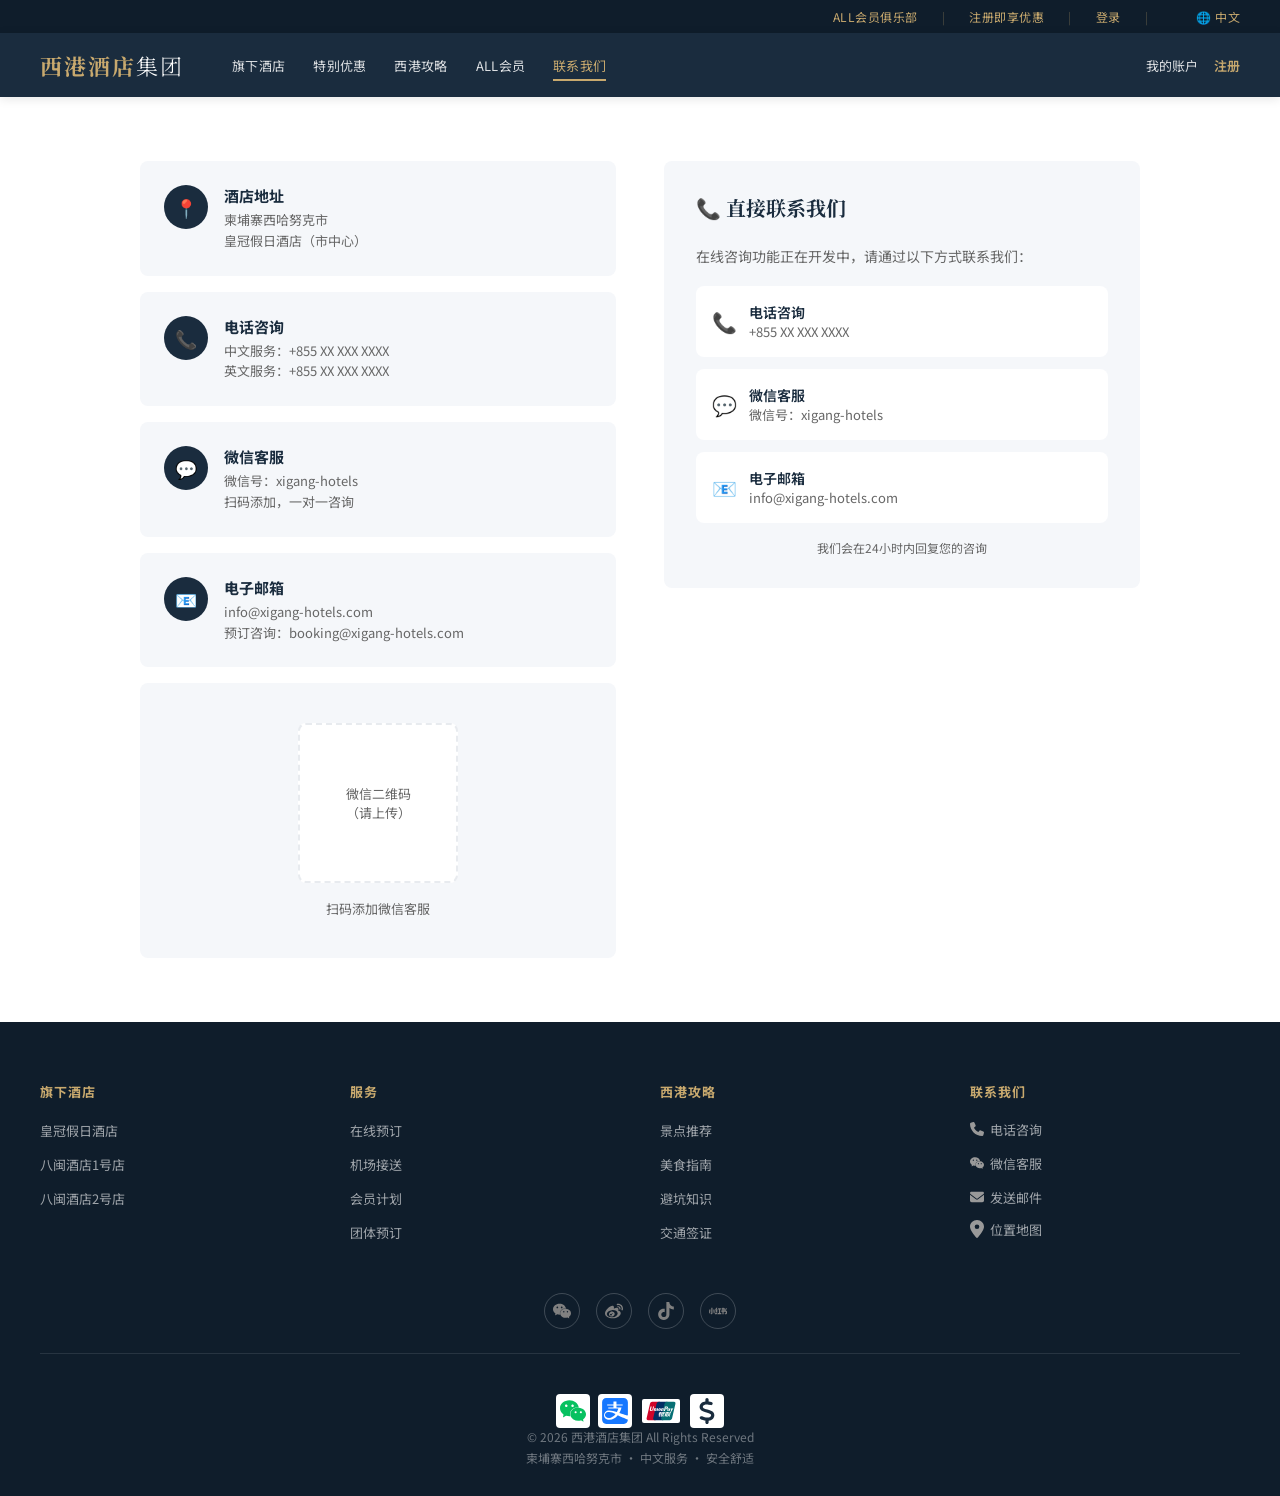
<file: contact.html>
<!DOCTYPE html>
<html lang="zh-CN">
<head>
<meta charset="UTF-8"><meta name="viewport" content="width=device-width,initial-scale=1.0">
<title>联系我们 — 西港酒店集团</title>
<link href="https://fonts.googleapis.com/css2?family=Noto+Serif+SC:wght@400;600;700&family=Noto+Sans+SC:wght@300;400;500;700&display=swap" rel="stylesheet">
<style>:root{--navy:#1a2c3e;--navy-dark:#0f1d2b;--gold:#c8a96e;--white:#ffffff;--gray-light:#f5f7fa;--gray-mid:#e8ebef;--gray-text:#666;--font-display:'Noto Serif SC','Georgia',serif;--font-body:'Noto Sans SC','PingFang SC','Microsoft YaHei',sans-serif;--transition:all 0.3s ease;--shadow:0 2px 20px rgba(26,44,62,0.08)}*{margin:0;padding:0;box-sizing:border-box}body{font-family:var(--font-body);color:#333;background:var(--white)}a{text-decoration:none;color:inherit}
.top-bar{background:var(--navy-dark);color:var(--gold);padding:8px 40px;display:flex;justify-content:flex-end;gap:24px;font-size:12px}.top-bar a{color:var(--gold);transition:var(--transition)}.top-bar a:hover{color:var(--white)}
nav{background:var(--navy);padding:0 40px;display:flex;align-items:center;height:64px;position:fixed;top:0;z-index:100}
nav .logo{font-family:var(--font-display);font-size:22px;font-weight:700;color:var(--gold);letter-spacing:2px;margin-right:48px}
nav .logo span{color:var(--white);font-weight:300}nav .nav-links{display:flex;gap:28px;flex:1}
nav .nav-links a{color:rgba(255,255,255,0.85);font-size:13px;transition:var(--transition);padding:4px 0}
nav .nav-links a:hover,.nav-links a.active{color:var(--gold)}
.section{padding:80px 40px}.section-title{text-align:center;margin-bottom:48px}
.section-title h2{font-family:var(--font-display);font-size:clamp(28px,3vw,38px);color:var(--navy);margin-bottom:12px}
.contact-grid{display:grid;grid-template-columns:1fr 1fr;gap:48px;max-width:1000px;margin:0 auto}
.info-card{display:flex;align-items:flex-start;gap:16px;padding:24px;background:var(--gray-light);border-radius:8px;margin-bottom:16px}
.info-card .icon{width:44px;height:44px;display:flex;align-items:center;justify-content:center;background:var(--navy);color:var(--gold);border-radius:50%;flex-shrink:0;font-size:18px}
.info-card h4{font-size:15px;color:var(--navy);margin-bottom:4px}
.info-card p{font-size:13px;color:var(--gray-text);line-height:1.6}
.form-group{margin-bottom:20px}
.form-group label{display:block;font-size:13px;color:var(--gray-text);margin-bottom:6px;font-weight:500}
.form-group input,.form-group textarea{width:100%;padding:12px 16px;border:1px solid var(--gray-mid);border-radius:6px;font-size:14px;font-family:var(--font-body);transition:var(--transition)}
.form-group input:focus,.form-group textarea:focus{outline:none;border-color:var(--navy);box-shadow:0 0 0 2px rgba(26,44,62,0.1)}
.form-group textarea{height:120px;resize:vertical}
.btn-submit{background:var(--navy);color:var(--white);border:none;padding:12px 40px;border-radius:25px;font-size:14px;font-weight:600;cursor:pointer;transition:var(--transition)}
.btn-submit:hover{background:#2a4a6e;transform:translateY(-1px);box-shadow:0 4px 12px rgba(26,44,62,0.2)}
.wechat-qr{text-align:center;padding:40px;background:var(--gray-light);border-radius:8px}
.wechat-qr .placeholder-qr{width:160px;height:160px;background:var(--white);border:2px dashed var(--gray-mid);border-radius:8px;display:flex;align-items:center;justify-content:center;margin:0 auto 16px;color:var(--gray-text);font-size:13px}
footer{background:var(--navy-dark);color:rgba(255,255,255,0.7);padding:60px 40px 30px}
footer .footer-grid{display:grid;grid-template-columns:repeat(auto-fit,minmax(200px,1fr));gap:40px;max-width:1200px;margin:0 auto 40px}
footer h4{color:var(--gold);font-size:13px;letter-spacing:1px;text-transform:uppercase;margin-bottom:16px}
footer ul{list-style:none}footer ul li{margin-bottom:10px}
footer ul li a{color:rgba(255,255,255,0.6);font-size:13px;transition:var(--transition)}
footer ul li a:hover{color:var(--gold)}
footer .divider{border-top:1px solid rgba(255,255,255,0.1);padding-top:24px;text-align:center}
footer .divider p{font-size:12px;color:rgba(255,255,255,0.4)}
@media(max-width:768px){nav{padding:0 20px}.section{padding:48px 20px}.contact-grid{grid-template-columns:1fr}}

.mobile-toggle { display: none; flex-direction: column; gap: 4px; cursor: pointer; padding: 8px; }
.mobile-toggle span { width: 22px; height: 2px; background: var(--gold); border-radius: 2px; transition: 0.3s; }
.mobile-toggle span:nth-child(2) { width: 16px; }
@media (max-width: 768px) {
  nav { padding: 0 20px; }
  .mobile-toggle { display: flex; }
  nav .nav-links {
    display: none;
    position: absolute;
    top: 64px;
    left: 0;
    right: 0;
    background: var(--navy);
    flex-direction: column;
    padding: 20px;
    gap: 16px;
    box-shadow: 0 10px 30px rgba(0,0,0,0.2);
    z-index: 99;
  }
  nav .nav-links.open { display: flex; }
  nav .nav-actions { display: none; }
  .section { padding: 48px 20px; }
  
}
@media (max-width: 480px) {
  body { overflow-x: hidden; }

  body { font-size: 14px; }
  .section { padding: 32px 16px !important; }
}

nav .nav-links a { position: relative; }
nav .nav-links a::after {
  content: ''; position: absolute; bottom: -2px; left: 0;
  width: 0; height: 2px; background: var(--gold); transition: var(--transition);
}
nav .nav-links a:hover::after { width: 100%; }
nav .nav-links a.active { color: var(--gold); }
nav .nav-links a.active::after { width: 100%; }

body{overflow-x:hidden}img{max-width:100%;height:auto}
/* ============= FOOTER ============= */
footer {
  background: var(--navy-dark);
  color: rgba(255,255,255,0.7);
  padding: 60px 40px 30px;
}
footer .footer-grid {
  display: grid;
  grid-template-columns: repeat(auto-fit, minmax(200px, 1fr));
  gap: 40px;
  max-width: 1200px;
  margin: 0 auto 40px;
}
footer h4 {
  color: var(--gold);
  font-size: 13px;
  letter-spacing: 1px;
  text-transform: uppercase;
  margin-bottom: 16px;
}
footer ul { list-style: none; }
footer ul li { margin-bottom: 10px; }
footer ul li a { color: rgba(255,255,255,0.6); font-size: 13px; transition: var(--transition); }
footer ul li a:hover { color: var(--gold); }
footer .divider {
  border-top: 1px solid rgba(255,255,255,0.1);
  padding-top: 24px;
  text-align: center;
}
footer .divider p { font-size: 12px; color: rgba(255,255,255,0.4); }
.payment-icons { display: flex; justify-content: center; gap: 8px; margin-top: 16px; align-items: center; flex-wrap: wrap; }
.pay-item { display: inline-flex; }
.pay-item .pay-icon { display: inline-flex; align-items: center; justify-content: center; border-radius: 4px; padding: 4px; transition: opacity 0.3s; }
.pay-item .pay-icon:hover { opacity: 0.8; }
.pay-item.wechat .pay-icon { background: white; }
.pay-item.alipay .pay-icon { background: white; }
.pay-item.unionpay .pay-icon { background: transparent; padding: 2px; }
.pay-item.cash .pay-icon { background: white; padding: 4px; }
footer .social { display: flex; justify-content: center; gap: 16px; margin-bottom: 24px; }
footer .social-icon, .social a {
  width: 36px; height: 36px;
  border: 1px solid rgba(255,255,255,0.2);
  border-radius: 50%;
  display: flex;
  align-items: center;
  justify-content: center;
  font-size: 14px;
  color: rgba(255,255,255,0.5);
  transition: var(--transition);
}
footer .social a:hover { border-color: var(--gold); color: var(--gold); }

@media (max-width: 768px) {
  .top-bar { padding: 6px 16px; font-size: 10px; gap: 10px; flex-wrap: nowrap; overflow-x: auto; -webkit-overflow-scrolling: touch; }
  .top-bar .lang-selector { display: none; }
  .top-bar .divider { margin: 0 2px; }
}
@media (max-width: 480px) {
  .top-bar { padding: 4px 10px; font-size: 9px; gap: 6px; }
  .top-bar .lang-selector { display: none; }
  .top-bar .divider { display: none; }
  .top-bar a + a::before { content: "|"; margin: 0 4px; color: rgba(200,169,110,0.3); }
}
</style>
  <link rel="stylesheet" href="css/style.css">
</head>
<body>
<div id="topbar-placeholder" style="min-height:30px"></div>
</div>
<div id="nav-placeholder" style="min-height:64px" data-active="contact"></div>

</div>

<section class="section">
    <div class="contact-grid">
    <div>
      <div class="info-card"><div class="icon">📍</div><div><h4>酒店地址</h4><p>柬埔寨西哈努克市<br>皇冠假日酒店（市中心）</p></div></div>
      <div class="info-card"><div class="icon">📞</div><div><h4>电话咨询</h4><p>中文服务：+855 XX XXX XXXX<br>英文服务：+855 XX XXX XXXX</p></div></div>
      <div class="info-card"><div class="icon">💬</div><div><h4>微信客服</h4><p>微信号：xigang-hotels<br>扫码添加，一对一咨询</p></div></div>
      <div class="info-card"><div class="icon">📧</div><div><h4>电子邮箱</h4><p>info@xigang-hotels.com<br>预订咨询：booking@xigang-hotels.com</p></div></div>
      <div class="wechat-qr">
        <div class="placeholder-qr">微信二维码<br>（请上传）</div>
        <p style="font-size:13px;color:var(--gray-text);">扫码添加微信客服</p>
      </div>
    </div>
    <div>
      <div style="background:var(--gray-light);border-radius:8px;padding:32px;">
        <h3 style="font-family:var(--font-display);font-size:20px;color:var(--navy);margin-bottom:20px;">📞 直接联系我们</h3>
        <p style="font-size:14px;color:var(--gray-text);line-height:2;margin-bottom:16px;">
          在线咨询功能正在开发中，请通过以下方式联系我们：
        </p>
        <div style="display:flex;flex-direction:column;gap:12px;">
          <div style="display:flex;align-items:center;gap:12px;padding:16px;background:var(--white);border-radius:8px;">
            <span style="font-size:20px;">📞</span>
            <div>
              <div style="font-size:14px;color:var(--navy);font-weight:600;">电话咨询</div>
              <div style="font-size:13px;color:var(--gray-text);">+855 XX XXX XXXX</div>
            </div>
          </div>
          <div style="display:flex;align-items:center;gap:12px;padding:16px;background:var(--white);border-radius:8px;">
            <span style="font-size:20px;">💬</span>
            <div>
              <div style="font-size:14px;color:var(--navy);font-weight:600;">微信客服</div>
              <div style="font-size:13px;color:var(--gray-text);">微信号：xigang-hotels</div>
            </div>
          </div>
          <div style="display:flex;align-items:center;gap:12px;padding:16px;background:var(--white);border-radius:8px;">
            <span style="font-size:20px;">📧</span>
            <div>
              <div style="font-size:14px;color:var(--navy);font-weight:600;">电子邮箱</div>
              <div style="font-size:13px;color:var(--gray-text);">info@xigang-hotels.com</div>
            </div>
          </div>
        </div>
        <p style="font-size:12px;color:var(--gray-text);margin-top:16px;text-align:center;">
          我们会在24小时内回复您的咨询
        </p>
      </div>
    </div>
  </div>
</section>




<script>document.addEventListener('click',function(e){var b=e.target.closest('.mobile-toggle');if(b){document.querySelector('nav>.nav-links').classList.toggle('open');return}var n=document.querySelector('nav>.nav-links');if(n&&n.classList.contains('open')&&!e.target.closest('nav'))n.classList.remove('open')});document.querySelectorAll('nav>.nav-links a').forEach(function(l){l.addEventListener('click',function(){this.closest('.nav-links').classList.remove('open')})});</script>
<div id="footer-placeholder"></div>
<script>
fetch('footer.html').then(r=>r.text()).then(h=>document.getElementById('footer-placeholder').innerHTML=h);
</script>



<script>
// ===== Load TopBar =====
fetch('topbar.html?v=20260515')
  .then(function(r){ return r.text(); })
  .then(function(h){
    document.getElementById('topbar-placeholder').innerHTML = h;
  });

// ===== Load Nav =====
fetch('nav.html?v=20260515')
  .then(function(r){ return r.text(); })
  .then(function(h){
    var ph = document.getElementById('nav-placeholder');
    var page = ph ? ph.getAttribute('data-active') : '';
    if (page) {
      h = h.replace('class="nav-item" data-page="' + page + '"', 'class="nav-item active" data-page="' + page + '"');
    }
    document.getElementById('nav-placeholder').innerHTML = h;
  });

// ===== 导航事件委托 =====
document.addEventListener('click', function(e) {
  var toggle = e.target.closest('.mobile-toggle');
  if (toggle) {
    var links = document.querySelector('.nav-links');
    if (links) links.classList.toggle('open');
    return;
  }
  var link = e.target.closest('nav a');
  if (link) {
    var nl = document.querySelector('.nav-links');
    if (nl) nl.classList.remove('open');
  }
});
</script>

</body>
</html>
</file>
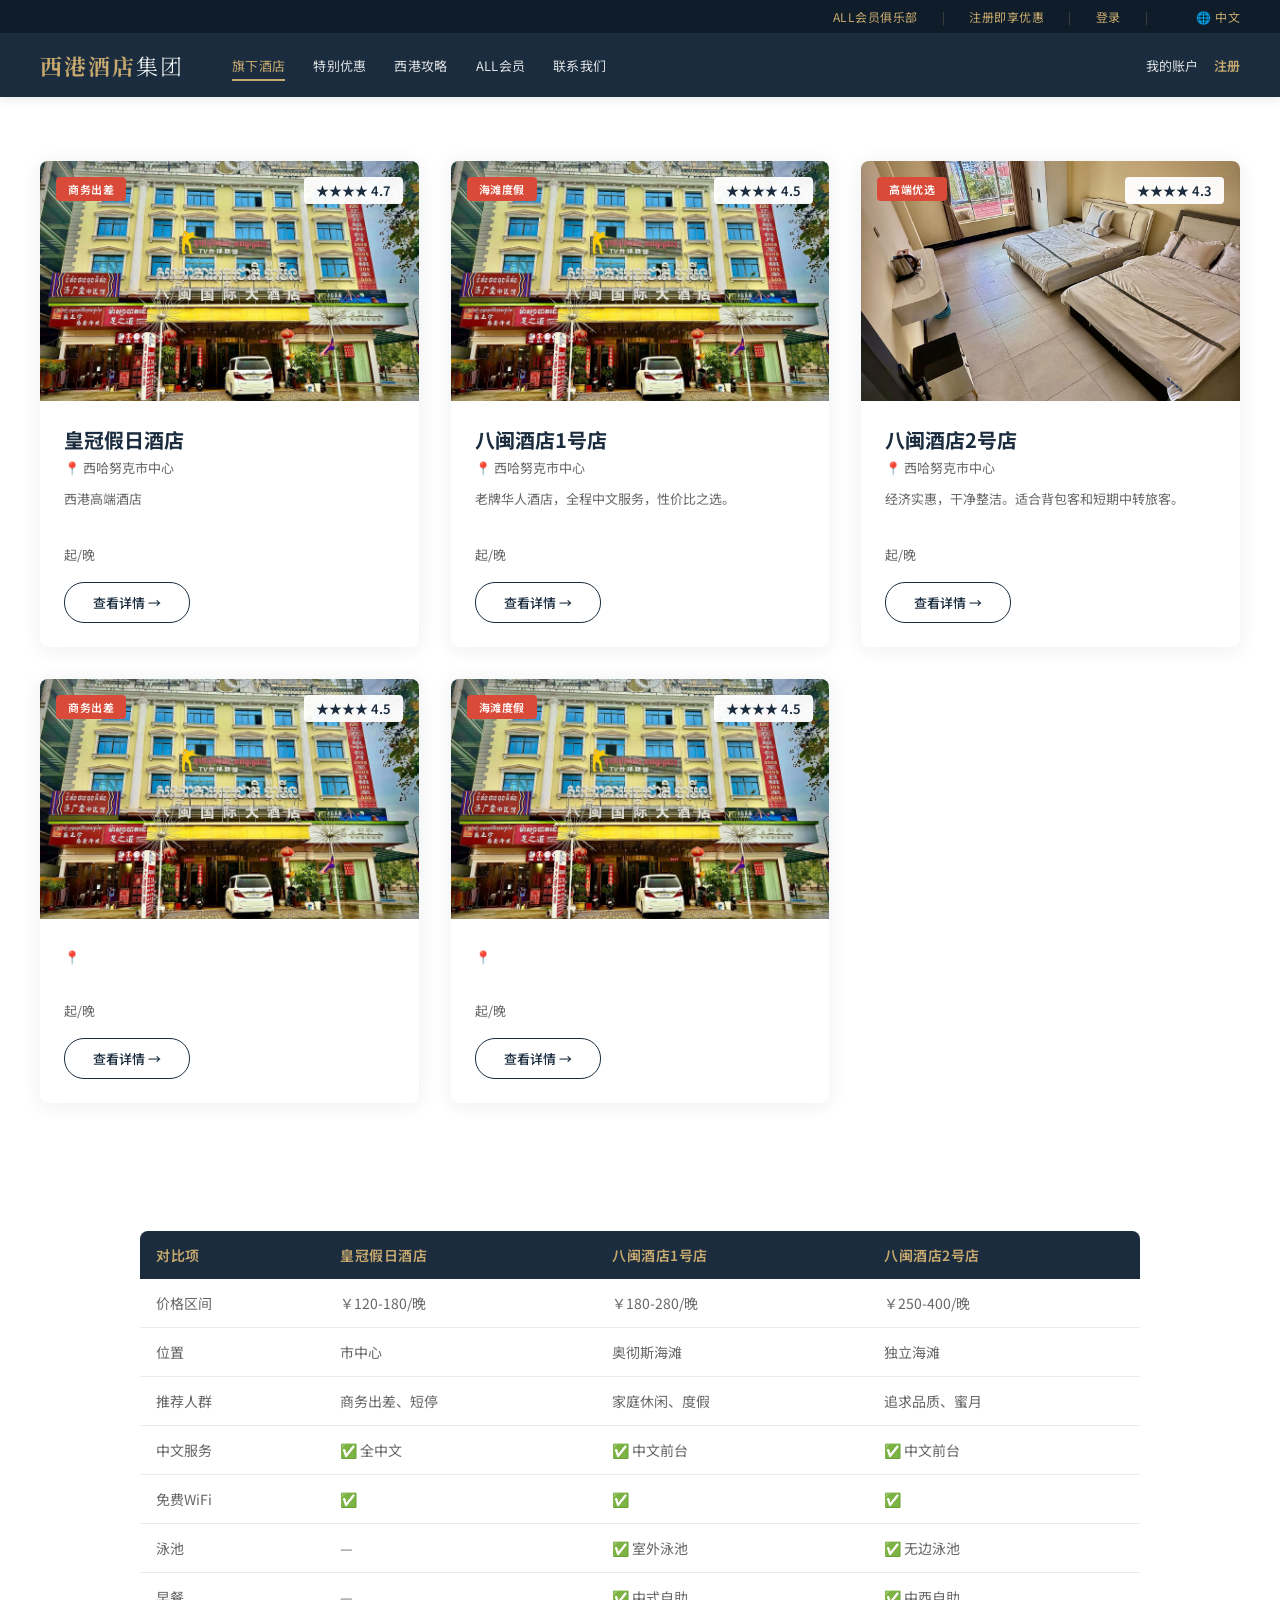
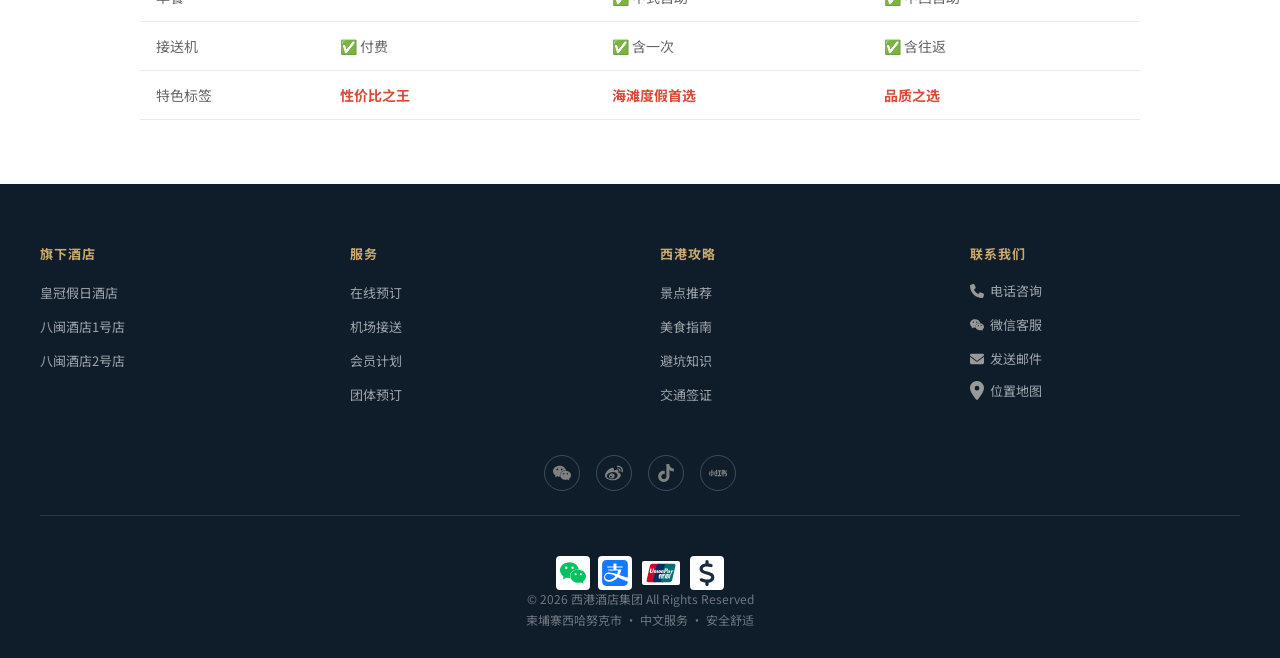
<file: hotels.html>
<!DOCTYPE html>
<html lang="zh-CN">
<head>
<meta charset="UTF-8">
<meta name="viewport" content="width=device-width, initial-scale=1.0">
<title>旗下酒店 — 西港酒店集团</title>
<link rel="preconnect" href="https://fonts.googleapis.com">
<link rel="preconnect" href="https://fonts.gstatic.com" crossorigin>
<link href="https://fonts.googleapis.com/css2?family=Noto+Serif+SC:wght@400;600;700&family=Noto+Sans+SC:wght@300;400;500;700&display=swap" rel="stylesheet">
<style>
:root {
  --navy: #1a2c3e;
  --navy-dark: #0f1d2b;
  --gold: #c8a96e;
  --gold-dark: #a88c4e;
  --red: #d94a38;
  --white: #ffffff;
  --gray-light: #f5f7fa;
  --gray-mid: #e8ebef;
  --gray-text: #666666;
  --gray-dark: #333333;
  --font-display: 'Noto Serif SC', 'Source Han Serif SC', 'STSong', 'Georgia', serif;
  --font-body: 'Noto Sans SC', 'Source Han Sans SC', 'PingFang SC', 'Microsoft YaHei', -apple-system, sans-serif;
  --shadow: 0 2px 20px rgba(26,44,62,0.08);
  --shadow-hover: 0 8px 40px rgba(26,44,62,0.15);
  --transition: all 0.3s cubic-bezier(0.4, 0, 0.2, 1);
}
* { margin: 0; padding: 0; box-sizing: border-box; }
body { font-family: var(--font-body); color: var(--gray-dark); background: var(--gray-light); -webkit-font-smoothing: antialiased; }
a { text-decoration: none; color: inherit; }
img { max-width: 100%; height: auto; display: block; }

/* ===== TOP BAR ===== */
.top-bar {
  background: var(--navy-dark);
  color: var(--gold);
  padding: 8px 40px;
  display: flex;
  justify-content: flex-end;
  align-items: center;
  gap: 24px;
  font-size: 12px;
  letter-spacing: 0.5px;
}
.top-bar a { color: var(--gold); transition: var(--transition); }
.top-bar a:hover { color: var(--white); }
.top-bar .divider { color: rgba(200,169,110,0.3); }
.top-bar .lang-selector { display: flex; align-items: center; gap: 4px; cursor: pointer; }

/* ===== NAV ===== */
nav {
  background: var(--navy);
  padding: 0 40px;
  display: flex;
  align-items: center;
  height: 64px;
  position: fixed;
  top: 0;
  z-index: 100;
  box-shadow: 0 2px 10px rgba(0,0,0,0.1);
}
nav .logo {
  font-family: var(--font-display);
  font-size: 22px;
  font-weight: 700;
  color: var(--gold);
  letter-spacing: 2px;
  margin-right: 48px;
}
nav .logo span { color: var(--white); font-weight: 300; }
nav .nav-links { display: flex; gap: 28px; flex: 1; }
nav .nav-links a {
  color: rgba(255,255,255,0.85);
  font-size: 13px;
  letter-spacing: 0.3px;
  transition: var(--transition);
  position: relative;
  padding: 4px 0;
}
nav .nav-links a:hover { color: var(--gold); }
nav .nav-links a::after {
  content: '';
  position: absolute;
  bottom: -2px;
  left: 0;
  width: 0;
  height: 2px;
  background: var(--gold);
  transition: var(--transition);
}
nav .nav-links a:hover::after { width: 100%; }
nav .nav-links a.active { color: var(--gold); }
nav .nav-links a.active::after { width: 100%; }
nav .nav-actions { display: flex; gap: 16px; align-items: center; }
nav .nav-actions a { color: rgba(255,255,255,0.85); font-size: 13px; transition: var(--transition); }
nav .nav-actions a:hover { color: var(--gold); }
nav .nav-actions a.gold { color: var(--gold); font-weight: 600; }
.mobile-toggle { display: none; flex-direction: column; gap: 4px; cursor: pointer; padding: 8px; }
.mobile-toggle span { width: 22px; height: 2px; background: var(--gold); border-radius: 2px; }

/* ===== PAGE BANNER ===== */

/* ===== HOTEL FULL LIST ===== */
.section { padding: 64px 40px; }
.section-title {
  text-align: center;
  margin-bottom: 48px;
}
.section-title h2 {
  font-family: var(--font-display);
  font-size: 28px;
  color: var(--navy);
  margin-bottom: 12px;
  letter-spacing: 1px;
}
.section-title p { color: var(--gray-text); font-size: 15px; }

.hotel-grid {
  display: grid;
  grid-template-columns: repeat(auto-fit, minmax(340px, 1fr));
  gap: 32px;
  max-width: 1200px;
  margin: 0 auto;
}
.hotel-card {
  background: var(--white);
  border-radius: 8px;
  overflow: hidden;
  box-shadow: var(--shadow);
  transition: var(--transition);
}
.hotel-card:hover { box-shadow: var(--shadow-hover); transform: translateY(-4px); }
.hotel-card .card-img { height: 240px; overflow: hidden; position: relative; }
.hotel-card .card-img img { width: 100%; height: 100%; object-fit: cover; transition: transform 0.5s ease; }
.hotel-card:hover .card-img img { transform: scale(1.05); }
.hotel-card .card-rating {
  position: absolute; top: 16px; right: 16px;
  background: rgba(255,255,255,0.95);
  color: var(--navy); padding: 4px 12px;
  border-radius: 4px; font-size: 13px; font-weight: 600;
}
.hotel-card .card-tag {
  position: absolute; top: 16px; left: 16px;
  background: var(--red); color: var(--white);
  padding: 4px 12px; border-radius: 4px;
  font-size: 11px; font-weight: 600; letter-spacing: 0.5px;
}
.hotel-card .card-body { padding: 24px; }
.hotel-card .card-body h3 { font-size: 20px; color: var(--navy); margin-bottom: 4px; }
.hotel-card .card-body .location { font-size: 13px; color: var(--gray-text); margin-bottom: 12px; }
.hotel-card .card-body .tags {
  display: flex; flex-wrap: wrap; gap: 6px; margin-bottom: 12px;
}
.hotel-card .card-body .tags span {
  background: var(--gray-light); padding: 3px 10px;
  border-radius: 3px; font-size: 11px; color: var(--gray-text);
}
.hotel-card .card-body .price {
  font-size: 22px; font-weight: 700; color: var(--red);
}
.hotel-card .card-body .price small { font-size: 13px; font-weight: 400; color: var(--gray-text); }
.hotel-card .card-body .btn-detail {
  display: inline-block; margin-top: 16px;
  padding: 10px 28px; border: 1.5px solid var(--navy);
  color: var(--navy); border-radius: 20px;
  font-size: 13px; font-weight: 500; transition: var(--transition);
}
.hotel-card .card-body .btn-detail:hover {
  background: var(--navy); color: var(--white);
  box-shadow: 0 4px 12px rgba(26,44,62,0.2); transform: translateY(-1px);
}
.hotel-card .card-body .desc {
  font-size: 13px; color: var(--gray-text); line-height: 1.6; margin-bottom: 12px;
}

/* ===== COMPARE ===== */
.compare-section {
  background: var(--white);
  padding: 64px 40px;
}
.compare-table-wrap { max-width: 1000px; margin: 0 auto; overflow-x: auto; }
.compare-table { width: 100%; border-collapse: collapse; font-size: 14px; }
.compare-table th {
  background: var(--navy); color: var(--gold);
  padding: 14px 16px; text-align: left; font-weight: 600;
  letter-spacing: 0.5px;
}
.compare-table th:first-child { border-radius: 8px 0 0 0; }
.compare-table th:last-child { border-radius: 0 8px 0 0; }
.compare-table td {
  padding: 14px 16px; border-bottom: 1px solid var(--gray-mid);
  color: var(--gray-text);
}
.compare-table tr:hover td { background: var(--gray-light); }
.compare-table .highlight { color: var(--red); font-weight: 700; }

/* ===== FOOTER ===== */
footer {
  background: var(--navy-dark);
  color: rgba(255,255,255,0.7);
  padding: 60px 40px 30px;
}
footer .footer-grid {
  display: grid;
  grid-template-columns: repeat(auto-fit, minmax(200px, 1fr));
  gap: 40px;
  max-width: 1200px;
  margin: 0 auto 40px;
}
footer h4 { color: var(--gold); font-size: 13px; letter-spacing: 1px; text-transform: uppercase; margin-bottom: 16px; }
footer ul { list-style: none; }
footer ul li { margin-bottom: 10px; }
footer ul li a { color: rgba(255,255,255,0.6); font-size: 13px; transition: var(--transition); }
footer ul li a:hover { color: var(--gold); }
footer .divider {
  border-top: 1px solid rgba(255,255,255,0.1);
  padding-top: 24px; text-align: center;
}
footer .divider p { font-size: 12px; color: rgba(255,255,255,0.4); }
.payment-icons { display: flex; justify-content: center; gap: 8px; margin-top: 16px; align-items: center; flex-wrap: wrap; }
.pay-item { display: inline-flex; }
.pay-item .pay-icon { display: inline-flex; align-items: center; justify-content: center; border-radius: 4px; padding: 4px; transition: opacity 0.3s; }
.pay-item .pay-icon:hover { opacity: 0.8; }
.pay-item.wechat .pay-icon { background: white; }
.pay-item.alipay .pay-icon { background: white; }
.pay-item.unionpay .pay-icon { background: transparent; padding: 2px; }
.pay-item.cash .pay-icon { background: white; padding: 4px; }
footer .social { display: flex; justify-content: center; gap: 16px; margin-bottom: 24px; }
footer .social a {
  width: 36px; height: 36px;
  border: 1px solid rgba(255,255,255,0.2); border-radius: 50%;
  display: flex; align-items: center; justify-content: center;
  transition: var(--transition);
}
footer .social a:hover { border-color: var(--gold); }

@media (max-width: 768px) {
  nav { padding: 0 20px; }
  .mobile-toggle { display: flex; }
  nav .nav-links {
    display: none; position: absolute; top: 64px; left: 0; right: 0;
    background: var(--navy); flex-direction: column; padding: 20px; gap: 16px;
    box-shadow: 0 10px 30px rgba(0,0,0,0.2);
  }
  nav .nav-links.open { display: flex; }
  nav .nav-actions { display: none; }
  .section { padding: 48px 20px; }
  
  .hotel-grid { grid-template-columns: 1fr; }
  .hotel-grid { grid-template-columns: 1fr; }
  .compare-section { padding: 48px 20px; }
}
@media (max-width: 480px) {

  body { font-size: 14px; }
  .section { padding: 32px 16px !important; }
}


</style>
  <link rel="stylesheet" href="css/style.css">
</head>
<body>

<!-- ===== TOP BAR ===== -->
<div id="topbar-placeholder" style="min-height:30px"></div>
</div>

<!-- ===== NAV ===== -->
<div id="nav-placeholder" style="min-height:64px" data-active="hotels"></div>

<!-- ===== PAGE BANNER ===== -->

<!-- ===== HOTEL LIST ===== -->
<section class="section">
  <div class="hotel-grid">

    <!-- 皇冠假日酒店 -->
    <div class="hotel-card">
      <div class="card-img">
        <img src="images/bamin1_01.jpg" alt="皇冠假日酒店" onerror="this.style.background='#2a4a6e'">
        <div class="card-rating">★★★★☆ 4.8</div>
        <div class="card-tag">人气之选</div>
      </div>
      <div class="card-body">
        <h3>皇冠假日酒店</h3>
        <div class="location">📍 西哈努克市中心 · 距双狮广场500米</div>
        <div class="desc">老牌华人酒店，全程中文服务，设施齐全。适合商务出差和短期停留，性价比之选。</div>
        <div class="tags">
          <span>空调</span><span>免费WiFi</span><span>中文服务</span><span>独立卫浴</span><span>24h前台</span>
        </div>
        <div class="price">￥120 <small>起/晚</small></div>
        <a class="btn-detail" href="hotel-detail.html">查看详情 →</a>
      </div>
    </div>

    <!-- 八闽酒店1号店 -->
    <div class="hotel-card">
      <div class="card-img">
        <img src="images/bamin2_01.jpg" alt="八闽酒店1号店" onerror="this.style.background='#2a4a6e'">
        <div class="card-rating">★★★★☆ 4.6</div>
        <div class="card-tag">海滩度假</div>
      </div>
      <div class="card-body">
        <h3>八闽酒店1号店</h3>
        <div class="location">📍 奥彻斯海滩 · 距海边步行3分钟</div>
        <div class="desc">海滩近在咫尺，带泳池和餐厅。休闲度假首选，适合家庭出行和情侣度假。</div>
        <div class="tags">
          <span>泳池</span><span>海景房</span><span>餐厅</span><span>健身房</span><span>接送机</span>
        </div>
        <div class="price">￥180 <small>起/晚</small></div>
        <a class="btn-detail" href="hotel-detail.html">查看详情 →</a>
      </div>
    </div>

    <!-- 八闽酒店2号店 -->
    <div class="hotel-card">
      <div class="card-img">
        <img src="images/crown_01.jpg" alt="八闽酒店2号店" onerror="this.style.background='#2a4a6e'">
        <div class="card-rating">★★★★☆ 4.7</div>
        <div class="card-tag">高端优选</div>
      </div>
      <div class="card-body">
        <h3>八闽酒店2号店</h3>
        <div class="location">📍 独立海滩 · 私人沙滩区域</div>
        <div class="desc">高端海景酒店，私人沙滩、SPA、海景阳台一应俱全。追求品质住宿的首选。</div>
        <div class="tags">
          <span>海景阳台</span><span>私人沙滩</span><span>SPA</span><span>接送机</span><span>餐厅</span>
        </div>
        <div class="price">￥250 <small>起/晚</small></div>
        <a class="btn-detail" href="hotel-detail.html">查看详情 →</a>
      </div>
    </div>

  </div>
</section>

<!-- ===== COMPARISON ===== -->
<section class="compare-section">
    <div class="compare-table-wrap">
    <table class="compare-table">
      <thead>
        <tr>
          <th>对比项</th><th>皇冠假日酒店</th><th>八闽酒店1号店</th><th>八闽酒店2号店</th>
        </tr>
      </thead>
      <tbody>
        <tr><td>价格区间</td><td>￥120-180/晚</td><td>￥180-280/晚</td><td>￥250-400/晚</td></tr>
        <tr><td>位置</td><td>市中心</td><td>奥彻斯海滩</td><td>独立海滩</td></tr>
        <tr><td>推荐人群</td><td>商务出差、短停</td><td>家庭休闲、度假</td><td>追求品质、蜜月</td></tr>
        <tr><td>中文服务</td><td>✅ 全中文</td><td>✅ 中文前台</td><td>✅ 中文前台</td></tr>
        <tr><td>免费WiFi</td><td>✅</td><td>✅</td><td>✅</td></tr>
        <tr><td>泳池</td><td>—</td><td>✅ 室外泳池</td><td>✅ 无边泳池</td></tr>
        <tr><td>早餐</td><td>—</td><td>✅ 中式自助</td><td>✅ 中西自助</td></tr>
        <tr><td>接送机</td><td>✅ 付费</td><td>✅ 含一次</td><td>✅ 含往返</td></tr>
        <tr><td>特色标签</td><td class="highlight">性价比之王</td><td class="highlight">海滩度假首选</td><td class="highlight">品质之选</td></tr>
      </tbody>
    </table>
  </div>
</section>

<!-- ===== FOOTER ===== -->


<script>document.addEventListener('click',function(e){var b=e.target.closest('.mobile-toggle');if(b){document.querySelector('nav>.nav-links').classList.toggle('open');return}var n=document.querySelector('nav>.nav-links');if(n&&n.classList.contains('open')&&!e.target.closest('nav'))n.classList.remove('open')});document.querySelectorAll('nav>.nav-links a').forEach(function(l){l.addEventListener('click',function(){this.closest('.nav-links').classList.remove('open')})});</script>
<div id="footer-placeholder"></div>
<script>
fetch('footer.html?v=20260515').then(r=>r.text()).then(h=>document.getElementById('footer-placeholder').innerHTML=h);
</script>

<script>
// ===== 动态数据加载 =====
document.addEventListener('DOMContentLoaded', function() {
  // 加载旗下酒店
  fetch('data/hotels.json')
    .then(function(r) { return r.json(); })
    .then(function(d) {
      if (!d.ok) return;
      var grid = document.querySelector('.hotel-grid');
      if (!grid) return;
      grid.innerHTML = d.data.map(function(h) {
        var tags = [];
        try { tags = JSON.parse(h.tags || '[]'); } catch(e) {}
        var stars = '';
        var s = Math.floor(h.score || 0);
        for (var i = 0; i < s; i++) stars += '\u2605';
        // 根据评分选择卡标
        var tagLabel = '\u4eba\u6c14\u4e4b\u9009';
        if (h.score >= 4.7) tagLabel = '\u7cbe\u54c1\u63a8\u8350';
        else if (h.score >= 4.5) tagLabel = '\u4eba\u6c14\u4e4b\u9009';
        else tagLabel = '\u7ecf\u6d4e\u5b9e\u60e0';
        var labels = ['\u5546\u52a1\u51fa\u5dee', '\u6d77\u6ee9\u5ea6\u5047', '\u9ad8\u7aef\u4f18\u9009'];
        var idx = (h.id - 1) % labels.length;
        return '<div class="hotel-card">' +
          '<div class="card-img">' +
            '<img src="' + (h.cover_image || 'images/bamin1_01.jpg') + '" alt="' + h.name + '">' +
            '<div class="card-rating">' + stars + ' ' + h.score + '</div>' +
            '<div class="card-tag">' + labels[idx] + '</div>' +
          '</div>' +
          '<div class="card-body">' +
            '<h3>' + h.name + '</h3>' +
            '<div class="location">\ud83d\udccd ' + (h.address || '') + '</div>' +
            '<div class="desc">' + (h.description || '') + '</div>' +
            '<div class="tags">' + tags.map(function(t) { return '<span>' + t + '</span>'; }).join('') + '</div>' +
            '<div class="price">' + (h.price || '') + '<small>\u8d77/\u665a</small></div>' +
            '<a class="btn-detail" href="hotel-detail.html?id=' + h.id + '">\u67e5\u770b\u8be6\u60c5 \u2192</a>' +
          '</div>' +
        '</div>';
      }).join('');
    })
    ['catch'](function() {});

});
</script>

<script>
// ===== Load TopBar =====
fetch('topbar.html?v=20260515')
  .then(function(r){ return r.text(); })
  .then(function(h){
    document.getElementById('topbar-placeholder').innerHTML = h;
  });

// ===== Load Nav =====
fetch('nav.html?v=20260515')
  .then(function(r){ return r.text(); })
  .then(function(h){
    var ph = document.getElementById('nav-placeholder');
    var page = ph ? ph.getAttribute('data-active') : '';
    if (page) {
      h = h.replace('class="nav-item" data-page="' + page + '"', 'class="nav-item active" data-page="' + page + '"');
    }
    document.getElementById('nav-placeholder').innerHTML = h;
  });

// ===== 导航事件委托 =====
document.addEventListener('click', function(e) {
  var toggle = e.target.closest('.mobile-toggle');
  if (toggle) {
    var links = document.querySelector('.nav-links');
    if (links) links.classList.toggle('open');
    return;
  }
  var link = e.target.closest('nav a');
  if (link) {
    var nl = document.querySelector('.nav-links');
    if (nl) nl.classList.remove('open');
  }
});
</script>

</body>
</html>
</file>
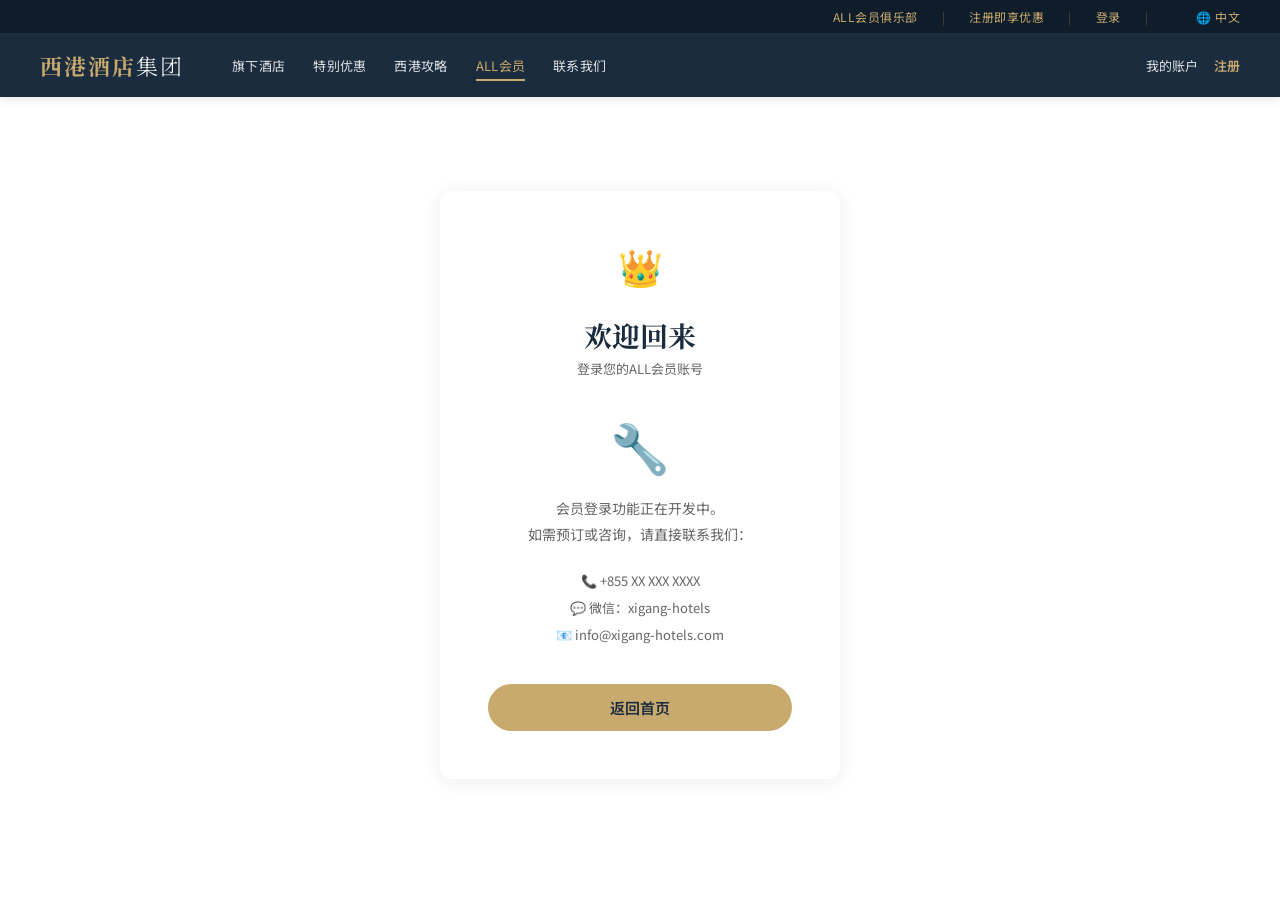
<file: login.html>
<!DOCTYPE html>
<html lang="zh-CN">
<head>
<meta charset="UTF-8"><meta name="viewport" content="width=device-width,initial-scale=1.0">
<title>登录 — 西港酒店集团</title>
<link href="https://fonts.googleapis.com/css2?family=Noto+Serif+SC:wght@400;600;700&family=Noto+Sans+SC:wght@300;400;500;700&display=swap" rel="stylesheet">
<style>:root{--navy:#1a2c3e;--navy-dark:#0f1d2b;--gold:#c8a96e;--white:#ffffff;--gray-light:#f5f7fa;--gray-mid:#e8ebef;--gray-text:#666;--font-display:'Noto Serif SC','Georgia',serif;--font-body:'Noto Sans SC','PingFang SC','Microsoft YaHei',sans-serif;--transition:all 0.3s ease;--shadow:0 2px 20px rgba(26,44,62,0.08)}*{margin:0;padding:0;box-sizing:border-box}body{font-family:var(--font-body);color:#333;background:var(--gray-light);-webkit-font-smoothing:antialiased}a{text-decoration:none;color:inherit}
.top-bar{background:var(--navy-dark);color:var(--gold);padding:8px 40px;display:flex;justify-content:flex-end;gap:24px;font-size:12px}.top-bar a{color:var(--gold);transition:var(--transition)}.top-bar a:hover{color:var(--white)}
nav{background:var(--navy);padding:0 40px;display:flex;align-items:center;height:64px;position:fixed;top:0;z-index:100}
nav .logo{font-family:var(--font-display);font-size:22px;font-weight:700;color:var(--gold);letter-spacing:2px;margin-right:48px}
nav .logo span{color:var(--white);font-weight:300}nav .nav-links{display:flex;gap:28px;flex:1}
nav .nav-links a{color:rgba(255,255,255,0.85);font-size:13px;transition:var(--transition);padding:4px 0}
nav .nav-links a:hover{color:var(--gold)}
/* Auth form */
.auth-wrap{min-height:calc(100vh - 64px - 60px);display:flex;align-items:center;justify-content:center;padding:60px 20px}
.auth-card{background:var(--white);border-radius:12px;box-shadow:var(--shadow);padding:48px;width:100%;max-width:400px}
.auth-card .logo-icon{text-align:center;margin-bottom:24px;font-size:36px}
.auth-card h1{text-align:center;font-family:var(--font-display);font-size:28px;color:var(--navy);margin-bottom:4px}
.auth-card .subtitle{text-align:center;font-size:13px;color:var(--gray-text);margin-bottom:32px}
.form-group{margin-bottom:20px}
.form-group label{display:block;font-size:13px;color:var(--gray-text);margin-bottom:6px;font-weight:500}
.form-group input{width:100%;padding:12px 16px;border:1px solid var(--gray-mid);border-radius:6px;font-size:14px;font-family:var(--font-body);transition:var(--transition)}
.form-group input:focus{outline:none;border-color:var(--navy);box-shadow:0 0 0 2px rgba(26,44,62,0.1)}
.btn-auth{width:100%;padding:13px;background:var(--gold);color:var(--navy);border:none;border-radius:25px;font-size:15px;font-weight:600;cursor:pointer;transition:var(--transition);margin-top:8px}
.btn-auth:hover{background:#b89550;transform:translateY(-1px);box-shadow:0 4px 12px rgba(200,169,110,0.3)}
.forgot-row{display:flex;justify-content:space-between;align-items:center;margin-top:12px;font-size:13px}
.forgot-row label{display:flex;align-items:center;gap:6px;color:var(--gray-text);cursor:pointer}
.forgot-row a{color:var(--gray-text);text-decoration:underline}
.forgot-row a:hover{color:var(--navy)}
.quick-login{margin-top:24px;padding-top:20px;border-top:1px solid var(--gray-light)}
.quick-login p{font-size:13px;color:var(--gray-text);text-align:center;margin-bottom:12px}
.quick-login .social-btns{display:flex;gap:12px}
.quick-login .social-btns a{flex:1;padding:10px;text-align:center;border:1px solid var(--gray-mid);border-radius:6px;font-size:13px;transition:var(--transition)}
.quick-login .social-btns a:hover{background:var(--gray-light)}
.auth-footer{text-align:center;margin-top:20px;font-size:14px;color:var(--gray-text)}
.auth-footer a{color:var(--gold);font-weight:600}


@media(max-width:768px){nav{padding:0 20px}.auth-card{padding:32px 24px}}

.mobile-toggle { display: none; flex-direction: column; gap: 4px; cursor: pointer; padding: 8px; }
.mobile-toggle span { width: 22px; height: 2px; background: var(--gold); border-radius: 2px; transition: 0.3s; }
.mobile-toggle span:nth-child(2) { width: 16px; }

nav .nav-links a { position: relative; }
nav .nav-links a::after {
  content: ''; position: absolute; bottom: -2px; left: 0;
  width: 0; height: 2px; background: var(--gold); transition: var(--transition);
}
nav .nav-links a:hover::after { width: 100%; }
nav .nav-links a.active { color: var(--gold); }
nav .nav-links a.active::after { width: 100%; }

@media (max-width: 768px) {
  nav { padding: 0 20px; }
  .mobile-toggle { display: flex; }
  nav .nav-links {
    display: none;
    position: absolute;
    top: 64px;
    left: 0;
    right: 0;
    background: var(--navy);
    flex-direction: column;
    padding: 20px;
    gap: 16px;
    box-shadow: 0 10px 30px rgba(0,0,0,0.2);
    z-index: 99;
  }
  nav .nav-links.open { display: flex; }
  nav .nav-actions { display: none; }
  .auth-card { padding: 32px 24px; }
  .section { padding: 48px 20px; }
}
@media (max-width: 480px) {
  body { overflow-x: hidden; }
  body { font-size: 14px; }
  .section { padding: 32px 16px !important; }
}


</style>
  <link rel="stylesheet" href="css/style.css">
</head>
<body>
<div id="topbar-placeholder" style="min-height:30px"></div>
</div>
<div id="nav-placeholder" style="min-height:64px" data-active="membership"></div>

<div class="auth-wrap">
  <div class="auth-card">
    <div class="logo-icon">👑</div>
    <h1>欢迎回来</h1>
    <p class="subtitle">登录您的ALL会员账号</p>
    <div style="text-align:center;">
      <div style="font-size:48px;margin-bottom:16px;">🔧</div>
      <p style="color:var(--gray-text);font-size:14px;line-height:1.8;margin-bottom:24px;">
        会员登录功能正在开发中。<br>
        如需预订或咨询，请直接联系我们：
      </p>
      <div style="display:flex;flex-direction:column;gap:8px;margin-bottom:32px;">
        <div style="font-size:13px;color:var(--gray-text);">📞 +855 XX XXX XXXX</div>
        <div style="font-size:13px;color:var(--gray-text);">💬 微信：xigang-hotels</div>
        <div style="font-size:13px;color:var(--gray-text);">📧 info@xigang-hotels.com</div>
      </div>
      <a href="index.html" class="btn-auth" style="display:inline-block;text-align:center;">返回首页</a>
    </div>
  </div>
</div>



<script>document.addEventListener('click',function(e){var b=e.target.closest('.mobile-toggle');if(b){document.querySelector('nav>.nav-links').classList.toggle('open');return}var n=document.querySelector('nav>.nav-links');if(n&&n.classList.contains('open')&&!e.target.closest('nav'))n.classList.remove('open')});document.querySelectorAll('nav>.nav-links a').forEach(function(l){l.addEventListener('click',function(){this.closest('.nav-links').classList.remove('open')})});</script>




<script>
// ===== Load TopBar =====
fetch('topbar.html?v=20260515')
  .then(function(r){ return r.text(); })
  .then(function(h){
    document.getElementById('topbar-placeholder').innerHTML = h;
  });

// ===== Load Nav =====
fetch('nav.html?v=20260515')
  .then(function(r){ return r.text(); })
  .then(function(h){
    var ph = document.getElementById('nav-placeholder');
    var page = ph ? ph.getAttribute('data-active') : '';
    if (page) {
      h = h.replace('class="nav-item" data-page="' + page + '"', 'class="nav-item active" data-page="' + page + '"');
    }
    document.getElementById('nav-placeholder').innerHTML = h;
  });

// ===== 导航事件委托 =====
document.addEventListener('click', function(e) {
  var toggle = e.target.closest('.mobile-toggle');
  if (toggle) {
    var links = document.querySelector('.nav-links');
    if (links) links.classList.toggle('open');
    return;
  }
  var link = e.target.closest('nav a');
  if (link) {
    var nl = document.querySelector('.nav-links');
    if (nl) nl.classList.remove('open');
  }
});
</script>

</body>
</html>
</file>
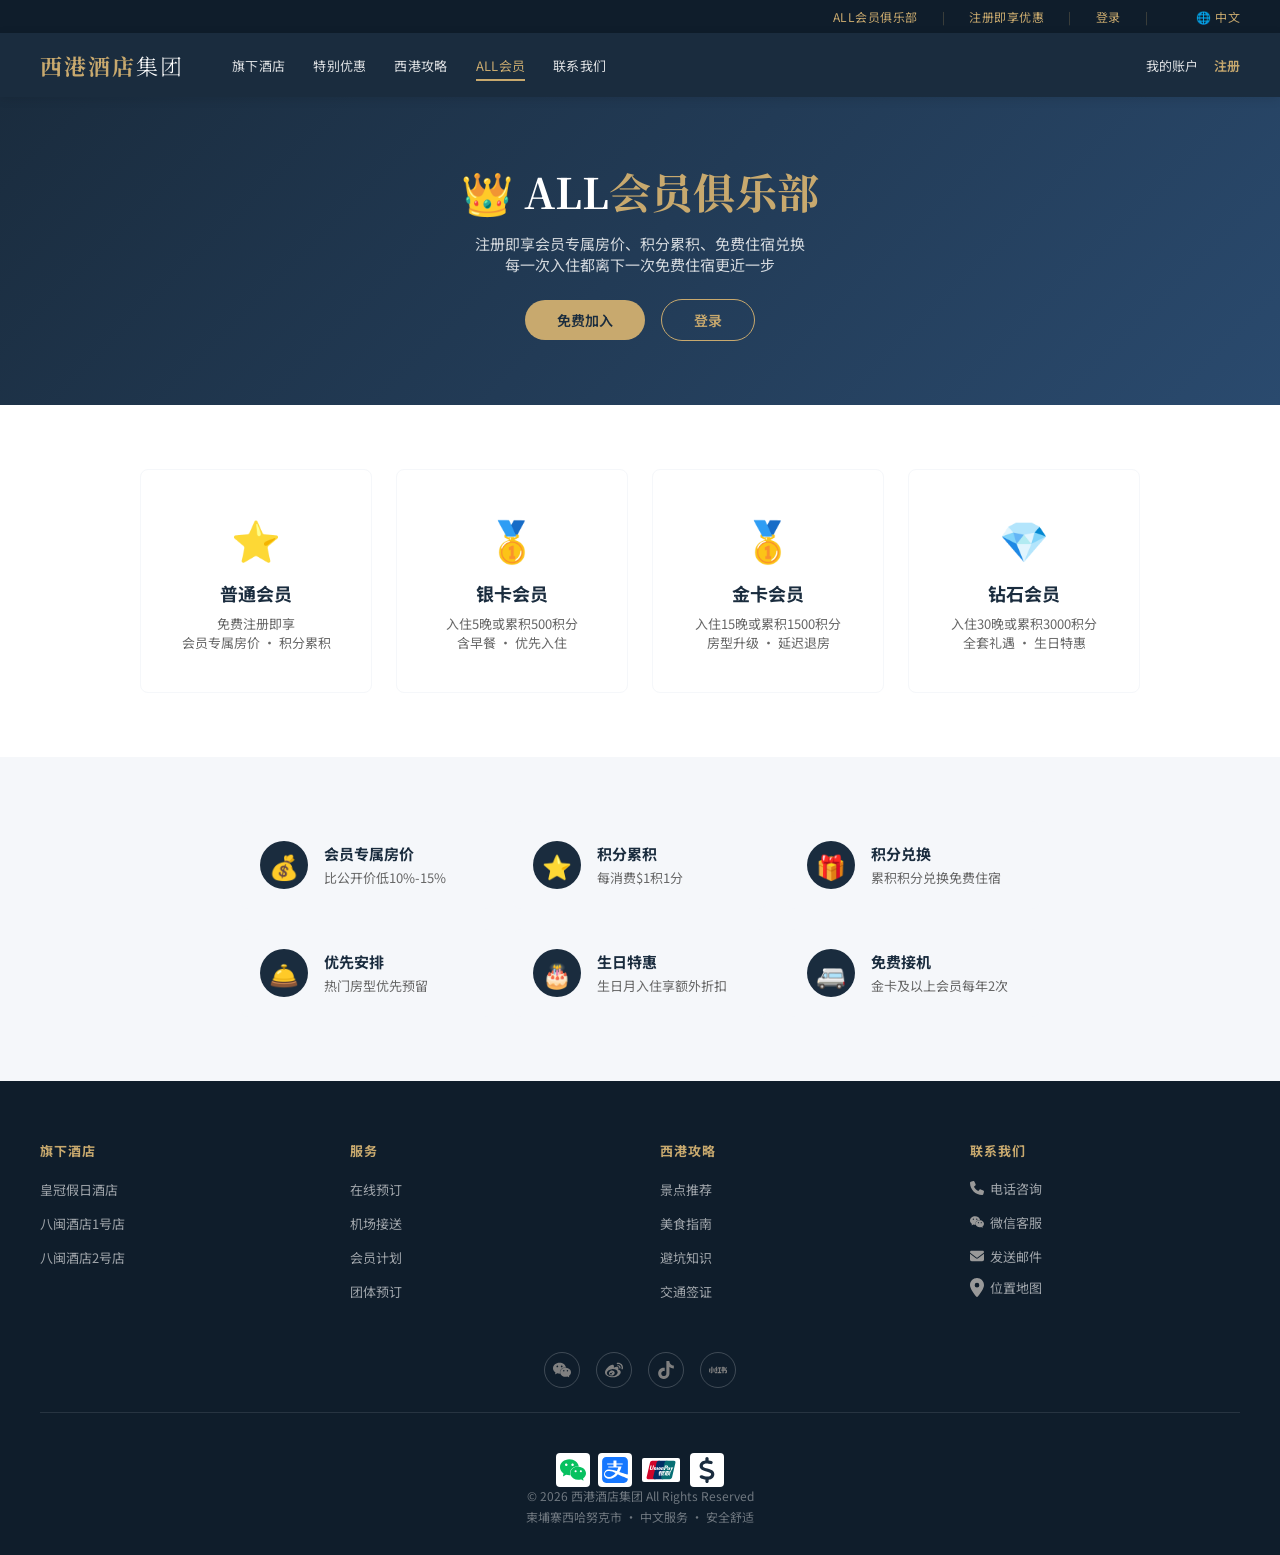
<file: membership.html>
﻿<!DOCTYPE html>
<html lang="zh-CN">
<head>
<meta charset="UTF-8"><meta name="viewport" content="width=device-width,initial-scale=1.0">
<title>会员中心 — 西港酒店集团</title>
<link href="https://fonts.googleapis.com/css2?family=Noto+Serif+SC:wght@400;600;700&family=Noto+Sans+SC:wght@300;400;500;700&display=swap" rel="stylesheet">
<style>:root{--navy:#1a2c3e;--navy-dark:#0f1d2b;--gold:#c8a96e;--white:#ffffff;--gray-light:#f5f7fa;--gray-text:#666;--font-display:'Noto Serif SC','Georgia',serif;--font-body:'Noto Sans SC','PingFang SC','Microsoft YaHei',sans-serif;--transition:all 0.3s ease}*{margin:0;padding:0;box-sizing:border-box}body{font-family:var(--font-body);color:#333;background:var(--white)}a{text-decoration:none;color:inherit}
.top-bar{background:var(--navy-dark);color:var(--gold);padding:8px 40px;display:flex;justify-content:flex-end;gap:24px;font-size:12px}.top-bar a{color:var(--gold);transition:var(--transition)}.top-bar a:hover{color:var(--white)}
nav{background:var(--navy);padding:0 40px;display:flex;align-items:center;height:64px;position:fixed;top:0;z-index:100}
nav .logo{font-family:var(--font-display);font-size:22px;font-weight:700;color:var(--gold);letter-spacing:2px;margin-right:48px}
nav .logo span{color:var(--white);font-weight:300}nav .nav-links{display:flex;gap:28px;flex:1}
nav .nav-links a{color:rgba(255,255,255,0.85);font-size:13px;transition:var(--transition);padding:4px 0}
nav .nav-links a:hover,.nav-links a.active{color:var(--gold)}
.section{padding:80px 40px}.section-title{text-align:center;margin-bottom:48px}
.section-title h2{font-family:var(--font-display);font-size:clamp(28px,3vw,38px);color:var(--navy);margin-bottom:12px}
.section-title p{color:var(--gray-text);font-size:15px;max-width:600px;margin:0 auto;line-height:1.6}







.tier-grid{display:grid;grid-template-columns:repeat(auto-fit,minmax(220px,1fr));gap:24px;max-width:1000px;margin:0 auto}
.tier-card{text-align:center;padding:40px 24px;border-radius:8px;border:1px solid var(--gray-light);transition:var(--transition)}
.tier-card:hover{border-color:var(--gold);box-shadow:0 4px 20px rgba(26,44,62,0.08)}
.tier-card .icon{font-size:40px;margin-bottom:12px}
.tier-card h3{font-size:18px;color:var(--navy);margin-bottom:8px}
.tier-card p{font-size:13px;color:var(--gray-text)}

.benefits-grid{display:grid;grid-template-columns:repeat(auto-fit,minmax(250px,1fr));gap:20px;max-width:800px;margin:0 auto}
.benefit{display:flex;align-items:center;gap:16px;padding:20px;background:var(--gray-light);border-radius:8px}
.benefit .icon{font-size:24px;width:48px;height:48px;display:flex;align-items:center;justify-content:center;background:var(--navy);color:var(--gold);border-radius:50%;flex-shrink:0}
.benefit h4{font-size:15px;color:var(--navy);margin-bottom:4px}
.benefit p{font-size:13px;color:var(--gray-text)}

.mobile-toggle { display: none; flex-direction: column; gap: 4px; cursor: pointer; padding: 8px; }
.mobile-toggle span { width: 22px; height: 2px; background: var(--gold); border-radius: 2px; transition: 0.3s; }
.mobile-toggle span:nth-child(2) { width: 16px; }

nav .nav-links a { position: relative; }
nav .nav-links a::after {
  content: ''; position: absolute; bottom: -2px; left: 0;
  width: 0; height: 2px; background: var(--gold); transition: var(--transition);
}
nav .nav-links a:hover::after { width: 100%; }
nav .nav-links a.active { color: var(--gold); }
nav .nav-links a.active::after { width: 100%; }

@media (max-width: 768px) {
  nav { padding: 0 20px; }
  .mobile-toggle { display: flex; }
  nav .nav-links {
    display: none;
    position: absolute;
    top: 64px;
    left: 0;
    right: 0;
    background: var(--navy);
    flex-direction: column;
    padding: 20px;
    gap: 16px;
    box-shadow: 0 10px 30px rgba(0,0,0,0.2);
    z-index: 99;
  }
  nav .nav-links.open { display: flex; }
  nav .nav-actions { display: none; }
  .section { padding: 48px 20px; }
  .tier-grid, .benefits-grid { grid-template-columns: 1fr; }
}
@media (max-width: 480px) {
  body { overflow-x: hidden; }
  body { font-size: 14px; }
  .section { padding: 32px 16px !important; }
}


.page-title {
  background: linear-gradient(135deg, var(--navy), #2a4a6e);
  padding: 64px 40px;
  text-align: center;
  color: var(--white);
}
.page-title h1 {
  font-family: var(--font-display);
  font-size: clamp(28px, 3.5vw, 42px);
  margin-bottom: 12px;
}
.page-title h1 span { color: var(--gold); }
.page-title p {
  font-size: 15px;
  opacity: 0.8;
  max-width: 500px;
  margin: 0 auto;
}
.page-title .title-actions {
  margin-top: 24px;
}
.page-title .title-actions .btn {
  display: inline-block;
  padding: 10px 32px;
  border-radius: 25px;
  background: var(--gold);
  color: var(--navy);
  font-weight: 600;
  margin: 0 6px;
  font-size: 14px;
  transition: all 0.3s ease;
}
.page-title .title-actions .btn:hover {
  transform: translateY(-2px);
  box-shadow: 0 4px 15px rgba(200, 169, 110, 0.4);
}
.page-title .title-actions .btn-outline {
  border: 1px solid var(--gold);
  background: transparent;
  color: var(--gold);
}

</style>
  <link rel="stylesheet" href="css/style.css">
</head>
<body>
<div id="topbar-placeholder" style="min-height:30px"></div>
</div>
<div id="nav-placeholder" style="min-height:64px" data-active="membership"></div>

<div class="page-title">
  <h1>👑 ALL<span>会员俱乐部</span></h1>
  <p>注册即享会员专属房价、积分累积、免费住宿兑换</p>
  <p>每一次入住都离下一次免费住宿更近一步</p>
  <div class="title-actions">
    <a href="register.html" class="btn">免费加入</a>
    <a href="login.html" class="btn btn-outline">登录</a>
  </div>
</div>

<div class="user-card" style="display:none;max-width:600px;margin:-40px auto 0;background:var(--white);border-radius:12px;box-shadow:0 4px 30px rgba(26,44,62,0.12);padding:32px;text-align:center;position:relative;z-index:10;">
  <div class="user-avatar" style="font-size:48px;margin-bottom:8px;">👤</div>
  <h2 class="user-name" style="font-size:22px;color:var(--navy);margin-bottom:4px;">会员</h2>
  <p class="user-level" style="font-size:14px;color:var(--gray-text);margin-bottom:4px;">加载中...</p>
  <p class="user-stats" style="font-size:13px;color:var(--gold);"></p>
</div>

<section class="section">
    <div class="tier-grid">
    <div class="tier-card"><div class="icon">⭐</div><h3>普通会员</h3><p>免费注册即享<br>会员专属房价 · 积分累积</p></div>
    <div class="tier-card"><div class="icon">🥇</div><h3>银卡会员</h3><p>入住5晚或累积500积分<br>含早餐 · 优先入住</p></div>
    <div class="tier-card"><div class="icon">🥇</div><h3>金卡会员</h3><p>入住15晚或累积1500积分<br>房型升级 · 延迟退房</p></div>
    <div class="tier-card"><div class="icon">💎</div><h3>钻石会员</h3><p>入住30晚或累积3000积分<br>全套礼遇 · 生日特惠</p></div>
  </div>
</section>

<section class="section" style="background:var(--gray-light);">
    <div class="benefits-grid">
    <div class="benefit"><div class="icon">💰</div><div><h4>会员专属房价</h4><p>比公开价低10%-15%</p></div></div>
    <div class="benefit"><div class="icon">⭐</div><div><h4>积分累积</h4><p>每消费$1积1分</p></div></div>
    <div class="benefit"><div class="icon">🎁</div><div><h4>积分兑换</h4><p>累积积分兑换免费住宿</p></div></div>
    <div class="benefit"><div class="icon">🛎️</div><div><h4>优先安排</h4><p>热门房型优先预留</p></div></div>
    <div class="benefit"><div class="icon">🎂</div><div><h4>生日特惠</h4><p>生日月入住享额外折扣</p></div></div>
    <div class="benefit"><div class="icon">🚐</div><div><h4>免费接机</h4><p>金卡及以上会员每年2次</p></div></div>
  </div>
</section>



<script>document.addEventListener('click',function(e){var b=e.target.closest('.mobile-toggle');if(b){document.querySelector('nav>.nav-links').classList.toggle('open');return}var n=document.querySelector('nav>.nav-links');if(n&&n.classList.contains('open')&&!e.target.closest('nav'))n.classList.remove('open')});document.querySelectorAll('nav>.nav-links a').forEach(function(l){l.addEventListener('click',function(){this.closest('.nav-links').classList.remove('open')})});</script>
<div id="footer-placeholder"></div>
<script>
fetch('footer.html?v=20260515').then(r=>r.text()).then(h=>document.getElementById('footer-placeholder').innerHTML=h);
</script>

<script>
// ===== Load TopBar =====
fetch('topbar.html?v=20260515')
  .then(function(r){ return r.text(); })
  .then(function(h){
    document.getElementById('topbar-placeholder').innerHTML = h;
  });

// ===== Load Nav =====
fetch('nav.html?v=20260515')
  .then(function(r){ return r.text(); })
  .then(function(h){
    var ph = document.getElementById('nav-placeholder');
    var page = ph ? ph.getAttribute('data-active') : '';
    if (page) {
      h = h.replace('class="nav-item" data-page="' + page + '"', 'class="nav-item active" data-page="' + page + '"');
    }
    document.getElementById('nav-placeholder').innerHTML = h;
  });

// ===== 导航事件委托 =====
document.addEventListener('click', function(e) {
  var toggle = e.target.closest('.mobile-toggle');
  if (toggle) {
    var links = document.querySelector('.nav-links');
    if (links) links.classList.toggle('open');
    return;
  }
  var link = e.target.closest('nav a');
  if (link) {
    var nl = document.querySelector('.nav-links');
    if (nl) nl.classList.remove('open');
  }
});
</script>

</body>
</html>
</file>
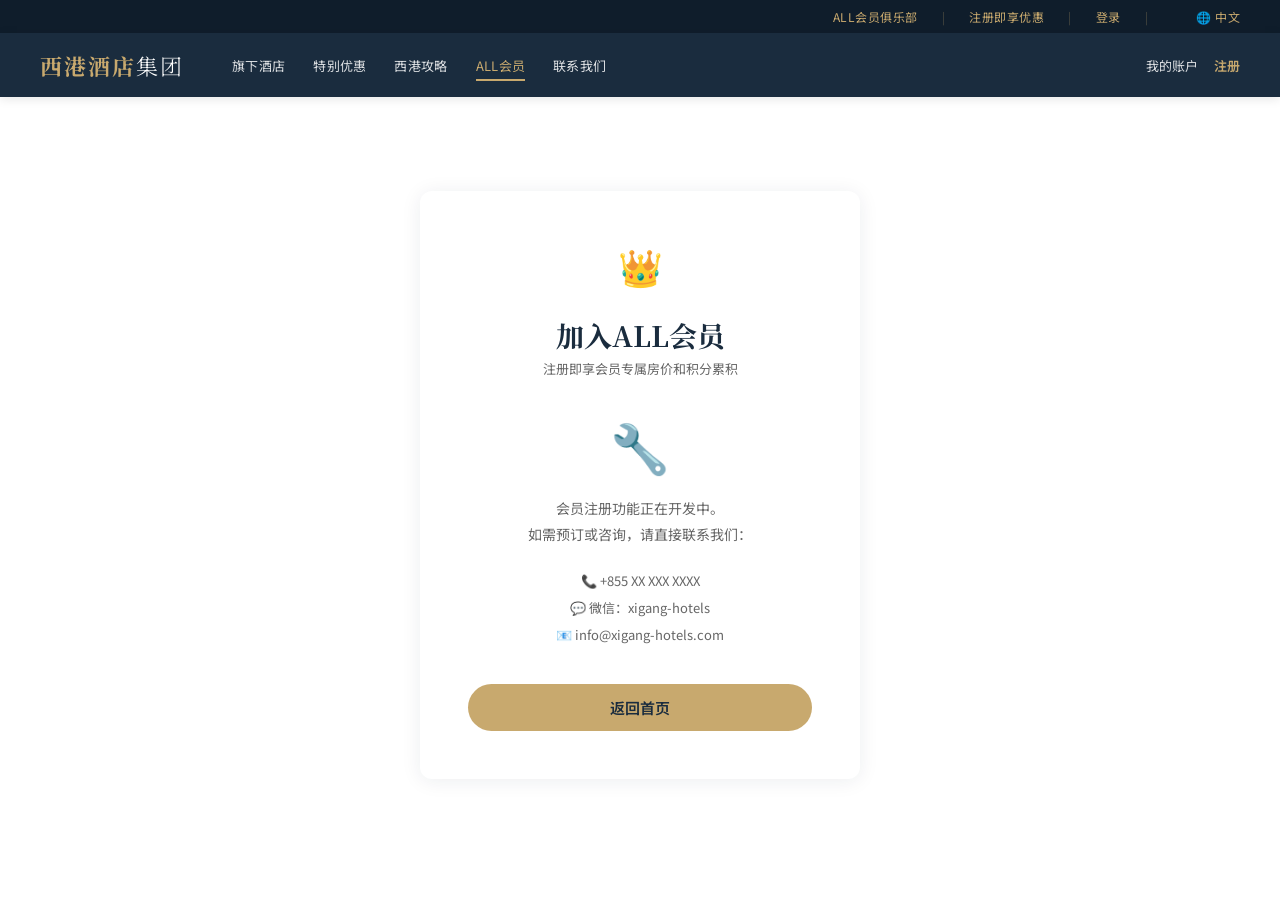
<file: register.html>
<!DOCTYPE html>
<html lang="zh-CN">
<head>
<meta charset="UTF-8"><meta name="viewport" content="width=device-width,initial-scale=1.0">
<title>注册 — 西港酒店集团</title>
<link href="https://fonts.googleapis.com/css2?family=Noto+Serif+SC:wght@400;600;700&family=Noto+Sans+SC:wght@300;400;500;700&display=swap" rel="stylesheet">
<style>:root{--navy:#1a2c3e;--navy-dark:#0f1d2b;--gold:#c8a96e;--white:#ffffff;--gray-light:#f5f7fa;--gray-mid:#e8ebef;--gray-text:#666;--font-display:'Noto Serif SC','Georgia',serif;--font-body:'Noto Sans SC','PingFang SC','Microsoft YaHei',sans-serif;--transition:all 0.3s ease;--shadow:0 2px 20px rgba(26,44,62,0.08)}*{margin:0;padding:0;box-sizing:border-box}body{font-family:var(--font-body);color:#333;background:var(--gray-light);-webkit-font-smoothing:antialiased}a{text-decoration:none;color:inherit}
.top-bar{background:var(--navy-dark);color:var(--gold);padding:8px 40px;display:flex;justify-content:flex-end;gap:24px;font-size:12px}.top-bar a{color:var(--gold);transition:var(--transition)}.top-bar a:hover{color:var(--white)}
nav{background:var(--navy);padding:0 40px;display:flex;align-items:center;height:64px;position:fixed;top:0;z-index:100}
nav .logo{font-family:var(--font-display);font-size:22px;font-weight:700;color:var(--gold);letter-spacing:2px;margin-right:48px}
nav .logo span{color:var(--white);font-weight:300}nav .nav-links{display:flex;gap:28px;flex:1}
nav .nav-links a{color:rgba(255,255,255,0.85);font-size:13px;transition:var(--transition);padding:4px 0}
nav .nav-links a:hover{color:var(--gold)}
/* Auth form */
.auth-wrap{min-height:calc(100vh - 64px - 60px);display:flex;align-items:center;justify-content:center;padding:60px 20px}
.auth-card{background:var(--white);border-radius:12px;box-shadow:var(--shadow);padding:48px;width:100%;max-width:440px}
.auth-card .logo-icon{text-align:center;margin-bottom:24px;font-size:36px}
.auth-card h1{text-align:center;font-family:var(--font-display);font-size:28px;color:var(--navy);margin-bottom:4px}
.auth-card .subtitle{text-align:center;font-size:13px;color:var(--gray-text);margin-bottom:32px}
.form-group{margin-bottom:20px}
.form-group label{display:block;font-size:13px;color:var(--gray-text);margin-bottom:6px;font-weight:500}
.form-group input{width:100%;padding:12px 16px;border:1px solid var(--gray-mid);border-radius:6px;font-size:14px;font-family:var(--font-body);transition:var(--transition)}
.form-group input:focus{outline:none;border-color:var(--navy);box-shadow:0 0 0 2px rgba(26,44,62,0.1)}
.form-row{display:grid;grid-template-columns:1fr 1fr;gap:16px}
.btn-auth{width:100%;padding:13px;background:var(--gold);color:var(--navy);border:none;border-radius:25px;font-size:15px;font-weight:600;cursor:pointer;transition:var(--transition);margin-top:8px}
.btn-auth:hover{background:#b89550;transform:translateY(-1px);box-shadow:0 4px 12px rgba(200,169,110,0.3)}
.agree-text{font-size:12px;color:var(--gray-text);text-align:center;margin-top:16px;line-height:1.6}
.agree-text a{color:var(--navy);text-decoration:underline}
.auth-footer{text-align:center;margin-top:24px;padding-top:20px;border-top:1px solid var(--gray-light);font-size:14px;color:var(--gray-text)}
.auth-footer a{color:var(--gold);font-weight:600}
.benefits-list{margin-top:24px;padding:16px 20px;background:var(--gray-light);border-radius:8px}
.benefits-list li{list-style:none;font-size:13px;color:var(--gray-text);padding:4px 0}
.benefits-list li::before{content:"✓ ";color:var(--gold);font-weight:700}

.mobile-toggle { display: none; flex-direction: column; gap: 4px; cursor: pointer; padding: 8px; }
.mobile-toggle span { width: 22px; height: 2px; background: var(--gold); border-radius: 2px; transition: 0.3s; }
.mobile-toggle span:nth-child(2) { width: 16px; }

nav .nav-links a { position: relative; }
nav .nav-links a::after {
  content: ''; position: absolute; bottom: -2px; left: 0;
  width: 0; height: 2px; background: var(--gold); transition: var(--transition);
}
nav .nav-links a:hover::after { width: 100%; }
nav .nav-links a.active { color: var(--gold); }
nav .nav-links a.active::after { width: 100%; }

@media (max-width: 768px) {
  nav { padding: 0 20px; }
  .mobile-toggle { display: flex; }
  nav .nav-links {
    display: none;
    position: absolute;
    top: 64px;
    left: 0;
    right: 0;
    background: var(--navy);
    flex-direction: column;
    padding: 20px;
    gap: 16px;
    box-shadow: 0 10px 30px rgba(0,0,0,0.2);
    z-index: 99;
  }
  nav .nav-links.open { display: flex; }
  nav .nav-actions { display: none; }
  .auth-card { padding: 32px 24px; }
  .form-row { grid-template-columns: 1fr; }
  .section { padding: 48px 20px; }
}
@media (max-width: 480px) {
  body { overflow-x: hidden; }
  body { font-size: 14px; }
  .section { padding: 32px 16px !important; }
}


</style>
  <link rel="stylesheet" href="css/style.css">
</head>
<body>
<div id="topbar-placeholder" style="min-height:30px"></div>
</div>
<div id="nav-placeholder" style="min-height:64px" data-active="membership"></div>

<div class="auth-wrap">
  <div class="auth-card">
    <div class="logo-icon">👑</div>
    <h1>加入ALL会员</h1>
    <p class="subtitle">注册即享会员专属房价和积分累积</p>
    <div style="text-align:center;">
      <div style="font-size:48px;margin-bottom:16px;">🔧</div>
      <p style="color:var(--gray-text);font-size:14px;line-height:1.8;margin-bottom:24px;">
        会员注册功能正在开发中。<br>
        如需预订或咨询，请直接联系我们：
      </p>
      <div style="display:flex;flex-direction:column;gap:8px;margin-bottom:32px;">
        <div style="font-size:13px;color:var(--gray-text);">📞 +855 XX XXX XXXX</div>
        <div style="font-size:13px;color:var(--gray-text);">💬 微信：xigang-hotels</div>
        <div style="font-size:13px;color:var(--gray-text);">📧 info@xigang-hotels.com</div>
      </div>
      <a href="index.html" class="btn-auth" style="display:inline-block;text-align:center;">返回首页</a>
    </div>
  </div>
</div>



<script>document.addEventListener('click',function(e){var b=e.target.closest('.mobile-toggle');if(b){document.querySelector('nav>.nav-links').classList.toggle('open');return}var n=document.querySelector('nav>.nav-links');if(n&&n.classList.contains('open')&&!e.target.closest('nav'))n.classList.remove('open')});document.querySelectorAll('nav>.nav-links a').forEach(function(l){l.addEventListener('click',function(){this.closest('.nav-links').classList.remove('open')})});</script>



<script>
// ===== Load TopBar =====
fetch('topbar.html?v=20260515')
  .then(function(r){ return r.text(); })
  .then(function(h){
    document.getElementById('topbar-placeholder').innerHTML = h;
  });

// ===== Load Nav =====
fetch('nav.html?v=20260515')
  .then(function(r){ return r.text(); })
  .then(function(h){
    var ph = document.getElementById('nav-placeholder');
    var page = ph ? ph.getAttribute('data-active') : '';
    if (page) {
      h = h.replace('class="nav-item" data-page="' + page + '"', 'class="nav-item active" data-page="' + page + '"');
    }
    document.getElementById('nav-placeholder').innerHTML = h;
  });

// ===== 导航事件委托 =====
document.addEventListener('click', function(e) {
  var toggle = e.target.closest('.mobile-toggle');
  if (toggle) {
    var links = document.querySelector('.nav-links');
    if (links) links.classList.toggle('open');
    return;
  }
  var link = e.target.closest('nav a');
  if (link) {
    var nl = document.querySelector('.nav-links');
    if (nl) nl.classList.remove('open');
  }
});
</script>

</body>
</html>
</file>
<file: css/style.css>
:root {
  --navy: #1a2c3e;
  --navy-dark: #0f1d2b;
  --gold: #c8a96e;
  --gold-dark: #a88c4e;
  --red: #d94a38;
  --white: #ffffff;
  --gray-light: #f5f7fa;
  --gray-mid: #e8ebef;
  --gray-text: #666666;
  --gray-dark: #333333;
  --font-display: 'Noto Serif SC', 'Source Han Serif SC', 'STSong', 'Georgia', serif;
  --font-body: 'Noto Sans SC', 'Source Han Sans SC', 'PingFang SC', 'Microsoft YaHei', -apple-system, sans-serif;
  --shadow: 0 2px 20px rgba(26,44,62,0.08);
  --shadow-hover: 0 8px 40px rgba(26,44,62,0.15);
  --transition: all 0.3s cubic-bezier(0.4, 0, 0.2, 1);
}
* { margin: 0; padding: 0; box-sizing: border-box; }
body { font-family: var(--font-body); color: var(--gray-dark); background: var(--white); -webkit-font-smoothing: antialiased; }
a { text-decoration: none; color: inherit; }
img { max-width: 100%; height: auto; display: block; }

/* ===== TOP BAR ===== */
.top-bar {
  background: var(--navy-dark); color: var(--gold);
  padding: 8px 40px; display: flex; justify-content: flex-end;
  align-items: center; gap: 24px; font-size: 12px; letter-spacing: 0.5px;
}
.top-bar a { color: var(--gold); transition: var(--transition); }
.top-bar a:hover { color: var(--white); }
.top-bar .divider { color: rgba(200,169,110,0.3); }
.top-bar .lang-selector { display: flex; align-items: center; gap: 4px; cursor: pointer; }
#userStatus { font-size: 12px; color: var(--gold); }
#userStatus a { color: var(--gold); }
#userStatus a:hover { color: var(--white); }

/* ===== NAV ===== */
nav {
  background: var(--navy); padding: 0 40px; display: flex;
  align-items: center; height: 64px; position: sticky; top: 0; z-index: 100;
  box-shadow: 0 2px 10px rgba(0,0,0,0.1);
}
nav .logo {
  font-family: var(--font-display); font-size: 22px; font-weight: 700;
  color: var(--gold); letter-spacing: 2px; margin-right: 48px;
}
nav .logo span { color: var(--white); font-weight: 300; }
nav .nav-links { display: flex; gap: 28px; flex: 1; }
nav .nav-links a {
  color: rgba(255,255,255,0.85); font-size: 13px; letter-spacing: 0.3px;
  transition: var(--transition); position: relative; padding: 4px 0;
}
nav .nav-links a:hover { color: var(--gold); }
nav .nav-links a::after {
  content: ''; position: absolute; bottom: -2px; left: 0;
  width: 0; height: 2px; background: var(--gold); transition: var(--transition);
}
nav .nav-links a:hover::after { width: 100%; }
nav .nav-links a.active { color: var(--gold); }
nav .nav-links a.active::after { width: 100%; }
nav .nav-actions { display: flex; gap: 16px; align-items: center; }
nav .nav-actions a { color: rgba(255,255,255,0.85); font-size: 13px; transition: var(--transition); }
nav .nav-actions a:hover { color: var(--gold); }
nav .nav-actions a.gold { color: var(--gold); font-weight: 600; }
.mobile-toggle { display: none; flex-direction: column; gap: 4px; cursor: pointer; padding: 8px; }
.mobile-toggle span { width: 22px; height: 2px; background: var(--gold); border-radius: 2px; }

/* ===== SECTION ===== */
.section { padding: 64px 40px; }
.section-title { text-align: center; margin-bottom: 48px; }
.section-title h2 {
  font-family: var(--font-display); font-size: 28px;
  color: var(--navy); margin-bottom: 12px; letter-spacing: 1px;
}
.section-title p { color: var(--gray-text); font-size: 15px; }
.section.navy-bg { background: var(--gray-light); }

/* ===== HERO BANNER ===== */
.detail-hero {
  position: relative; height: 55vh; min-height: 380px; overflow: hidden;
}
.detail-hero img {
  position: absolute; inset: 0; width: 100%; height: 100%; object-fit: cover;
}
.detail-hero .overlay {
  position: absolute; inset: 0;
  background: linear-gradient(135deg, rgba(26,44,62,0.75) 0%, rgba(26,44,62,0.2) 100%);
}
.detail-hero .hero-text {
  position: relative; z-index: 2; height: 100%;
  display: flex; flex-direction: column; justify-content: flex-end;
  padding: 40px; color: var(--white);
}
.detail-hero .hero-text h1 {
  font-family: var(--font-display); font-size: clamp(28px, 4vw, 42px);
  margin-bottom: 8px; text-shadow: 0 2px 10px rgba(0,0,0,0.3);
}
.detail-hero .hero-text .meta {
  display: flex; gap: 20px; font-size: 14px; color: var(--gold);
  flex-wrap: wrap;
}
.detail-hero .hero-text .meta span { display: flex; align-items: center; gap: 6px; }

/* ===== INTRO ===== */
.intro-wrap {
  max-width: 1200px; margin: 0 auto;
  display: grid; grid-template-columns: 1fr 1fr; gap: 48px; align-items: center;
}
.intro-wrap .text h2 {
  font-family: var(--font-display); font-size: 26px; color: var(--navy); margin-bottom: 16px;
}
.intro-wrap .text p {
  font-size: 14px; color: var(--gray-text); line-height: 1.8; margin-bottom: 12px;
}
.intro-wrap .text .highlights {
  display: flex; flex-wrap: wrap; gap: 12px; margin-top: 20px;
}
.intro-wrap .text .highlights span {
  background: rgba(200,169,110,0.1); color: var(--gold-dark);
  padding: 6px 16px; border-radius: 20px; font-size: 12px; font-weight: 500;
}
.intro-wrap .gallery {
  display: grid; grid-template-columns: 1fr 1fr; gap: 12px;
}
.intro-wrap .gallery img { border-radius: 8px; width: 100%; height: 200px; object-fit: cover; cursor: pointer; transition: var(--transition); }
.intro-wrap .gallery img:hover { opacity: 0.85; }
.intro-wrap .gallery img:first-child { grid-column: 1 / -1; height: 280px; }

/* ===== ROOMS ===== */
.rooms-grid {
  display: grid; grid-template-columns: repeat(auto-fit, minmax(280px, 1fr));
  gap: 24px; max-width: 1200px; margin: 0 auto;
}
.room-card {
  background: var(--white); border: 1px solid var(--gray-mid);
  border-radius: 8px; padding: 0; text-align: center;
  transition: var(--transition); overflow: hidden;
}
.room-card:hover { border-color: var(--gold); box-shadow: var(--shadow); transform: translateY(-3px); }
.room-card .room-img { width: 100%; height: 180px; object-fit: cover; background: var(--gray-light); }
.room-card .room-body { padding: 24px 20px 28px; }
.room-card .room-icon { font-size: 36px; margin-bottom: 8px; }
.room-card h3 { font-size: 18px; color: var(--navy); margin-bottom: 4px; }
.room-card .room-desc { font-size: 13px; color: var(--gray-text); margin-bottom: 12px; line-height: 1.5; min-height: 36px; }
.room-card .room-price { font-size: 28px; font-weight: 700; color: var(--red); }
.room-card .room-price small { font-size: 13px; font-weight: 400; color: var(--gray-text); }
.room-card .room-features {
  display: flex; flex-wrap: wrap; gap: 6px; justify-content: center;
  margin: 12px 0 16px;
}
.room-card .room-features span {
  background: var(--gray-light); padding: 3px 10px;
  border-radius: 3px; font-size: 11px; color: var(--gray-text);
}
.room-card .btn-book {
  display: inline-block; padding: 10px 32px;
  background: var(--red); color: var(--white); border: none;
  border-radius: 20px; font-size: 13px; font-weight: 600;
  cursor: pointer; transition: var(--transition); letter-spacing: 0.5px;
}
.room-card .btn-book:hover { background: #c13d2d; transform: translateY(-2px); box-shadow: 0 4px 15px rgba(217,74,56,0.3); }

/* ===== FACILITIES ===== */
.facilities-grid {
  display: grid; grid-template-columns: repeat(auto-fit, minmax(180px, 1fr));
  gap: 20px; max-width: 1000px; margin: 0 auto;
}
.facility-card {
  text-align: center; padding: 24px 16px;
  background: var(--white); border-radius: 8px;
  transition: var(--transition); border: 1px solid transparent;
}
.facility-card:hover { border-color: var(--gold); box-shadow: var(--shadow); }
.facility-card .f-icon { font-size: 32px; margin-bottom: 12px; }
.facility-card h4 { font-size: 14px; color: var(--navy); margin-bottom: 4px; }
.facility-card p { font-size: 12px; color: var(--gray-text); }

/* ===== REVIEWS ===== */
.review-grid {
  display: grid; grid-template-columns: repeat(auto-fit, minmax(280px, 1fr));
  gap: 24px; max-width: 1000px; margin: 0 auto;
}
.review-card {
  background: var(--gray-light); border-radius: 8px; padding: 28px;
}
.review-card .stars { color: var(--gold); font-size: 16px; margin-bottom: 12px; }
.review-card p {
  font-size: 14px; color: var(--gray-text); line-height: 1.7;
  margin-bottom: 16px; font-style: italic;
}
.review-card .author { font-size: 12px; color: var(--navy); font-weight: 600; }

/* ===== LOCATION ===== */
.location-wrap {
  max-width: 1000px; margin: 0 auto; display: grid;
  grid-template-columns: 1fr 1fr; gap: 40px;
}
.location-wrap .info h3 {
  font-family: var(--font-display); font-size: 22px; color: var(--navy); margin-bottom: 16px;
}
.location-wrap .info .item {
  display: flex; gap: 12px; margin-bottom: 16px; align-items: flex-start;
}
.location-wrap .info .item .icon-text { font-size: 20px; line-height: 1.4; }
.location-wrap .info .item p { font-size: 14px; color: var(--gray-text); line-height: 1.6; }
.location-wrap .info .item p strong { color: var(--navy); }
.location-wrap .map-container,
.location-wrap .map-placeholder {
  border-radius: 8px; overflow: hidden;
  height: 300px; border: 1px solid var(--gray-mid);
  display: flex; flex-direction: column;
  align-items: center; justify-content: center;
  background: var(--gray-light);
}
.location-wrap .map-container iframe { width: 100%; height: 100%; border: 0; }

/* ===== FOOTER ===== */
footer {
  background: var(--navy-dark); color: rgba(255,255,255,0.7);
  padding: 60px 40px 30px;
}
footer .footer-grid {
  display: grid; grid-template-columns: repeat(auto-fit, minmax(200px, 1fr));
  gap: 40px; max-width: 1200px; margin: 0 auto 40px;
}
footer h4 { color: var(--gold); font-size: 13px; letter-spacing: 1px; text-transform: uppercase; margin-bottom: 16px; }
footer ul { list-style: none; }
footer ul li { margin-bottom: 10px; }
footer ul li a { color: rgba(255,255,255,0.6); font-size: 13px; transition: var(--transition); }
footer ul li a:hover { color: var(--gold); }
footer .divider { border-top: 1px solid rgba(255,255,255,0.1); padding-top: 24px; text-align: center; }
footer .divider p { font-size: 12px; color: rgba(255,255,255,0.4); }
.payment-icons { display: flex; justify-content: center; gap: 8px; margin-top: 16px; align-items: center; flex-wrap: wrap; }

/* ===== BOOKING MODAL ===== */
.modal-overlay {
  display: none;
  position: fixed; inset: 0; z-index: 9999;
  background: rgba(0,0,0,0.5);
  align-items: center; justify-content: center;
  padding: 20px;
}
.modal-overlay.open { display: flex; }
.modal-box {
  background: var(--white); border-radius: 12px;
  width: 100%; max-width: 480px;
  box-shadow: 0 20px 60px rgba(0,0,0,0.3);
  overflow-y: auto; max-height: 90vh;
}
.modal-header {
  background: var(--navy); color: var(--white);
  padding: 20px 24px; border-radius: 12px 12px 0 0;
  display: flex; justify-content: space-between; align-items: center;
}
.modal-header h2 { font-family: var(--font-display); font-size: 18px; }
.modal-header .close-btn {
  width: 32px; height: 32px; border-radius: 50%; border: none;
  background: rgba(255,255,255,0.15); color: var(--white);
  font-size: 18px; cursor: pointer; transition: var(--transition);
  display: flex; align-items: center; justify-content: center;
}
.modal-header .close-btn:hover { background: rgba(255,255,255,0.3); }
.modal-body { padding: 24px; }
.modal-body .room-preview {
  display: flex; gap: 16px; align-items: center;
  padding: 16px; background: var(--gray-light); border-radius: 8px;
  margin-bottom: 20px;
}
.modal-body .room-preview .rp-img { width: 60px; height: 60px; border-radius: 6px; object-fit: cover; background: var(--gray-mid); }
.modal-body .room-preview .rp-info h4 { font-size: 15px; color: var(--navy); }
.modal-body .room-preview .rp-info p { font-size: 12px; color: var(--gray-text); }
.modal-body .room-preview .rp-price { font-size: 20px; font-weight: 700; color: var(--red); margin-left: auto; white-space: nowrap; }
.modal-body .form-group { margin-bottom: 16px; }
.modal-body .form-group label {
  display: block; font-size: 13px; color: var(--gray-text);
  margin-bottom: 6px; font-weight: 500;
}
.modal-body .form-group input, .modal-body .form-group textarea {
  width: 100%; padding: 10px 14px;
  border: 1px solid var(--gray-mid); border-radius: 6px;
  font-size: 14px; font-family: var(--font-body); transition: var(--transition);
}
.modal-body .form-group input:focus, .modal-body .form-group textarea:focus {
  outline: none; border-color: var(--navy);
  box-shadow: 0 0 0 2px rgba(26,44,62,0.1);
}
.modal-body .form-row { display: grid; grid-template-columns: 1fr 1fr; gap: 12px; }
.modal-body .total-row {
  display: flex; justify-content: space-between; align-items: center;
  padding: 16px 0; margin: 8px 0;
  border-top: 1px solid var(--gray-light);
}
.modal-body .total-row .label { font-size: 14px; color: var(--gray-text); }
.modal-body .total-row .amount { font-size: 24px; font-weight: 700; color: var(--red); }
.modal-body .btn-submit {
  width: 100%; padding: 14px; border: none; border-radius: 25px;
  background: var(--gold); color: var(--navy);
  font-size: 15px; font-weight: 600; cursor: pointer;
  transition: var(--transition);
}
.modal-body .btn-submit:hover {
  background: #b89550; transform: translateY(-1px);
  box-shadow: 0 4px 15px rgba(200,169,110,0.3);
}
.modal-body .btn-submit:disabled {
  opacity: 0.5; cursor: not-allowed; transform: none;
}
.modal-body .form-error { font-size: 12px; color: var(--red); margin-top: 4px; display: none; }
.modal-body .form-error.show { display: block; }

/* ===== LOADING STATE ===== */
.loading {
  text-align: center; padding: 40px; color: var(--gray-text); font-size: 14px;
}
.loading::before { content: '⏳ '; }

/* ===== IMAGE LIGHTBOX ===== */
.lightbox {
  display: none; position: fixed; inset: 0; z-index: 99999;
  background: rgba(0,0,0,0.85);
  align-items: center; justify-content: center;
}
.lightbox.open { display: flex; }
.lightbox img {
  max-width: 90vw; max-height: 90vh; border-radius: 8px;
  box-shadow: 0 10px 60px rgba(0,0,0,0.5);
}
.lightbox .close-lb {
  position: absolute; top: 20px; right: 20px;
  width: 40px; height: 40px; border-radius: 50%; border: none;
  background: rgba(255,255,255,0.2); color: white;
  font-size: 22px; cursor: pointer; transition: var(--transition);
}
.lightbox .close-lb:hover { background: rgba(255,255,255,0.4); }

/* ===== EMPTY STATE ===== */
.empty-state { text-align: center; padding: 40px 20px; color: var(--gray-text); font-size: 14px; }

@media (max-width: 768px) {
  nav { padding: 0 20px; }
  .mobile-toggle { display: flex; }
  nav .nav-links {
    display: none; position: absolute; top: 64px; left: 0; right: 0;
    background: var(--navy); flex-direction: column; padding: 20px; gap: 16px;
    box-shadow: 0 10px 30px rgba(0,0,0,0.2);
  }
  nav .nav-links.open { display: flex; }
  nav .nav-actions { display: none; }
  .section { padding: 48px 20px; }
  .rooms-grid { grid-template-columns: 1fr; }
  .intro-wrap { grid-template-columns: 1fr; gap: 24px; }
  .intro-wrap .gallery img:first-child { height: 200px; }
  .intro-wrap .gallery img { height: 140px; }
  .facilities-grid, .review-grid { grid-template-columns: 1fr; }
  .location-wrap { grid-template-columns: 1fr; gap: 24px; }
  .modal-body .form-row { grid-template-columns: 1fr; }
}
@media (max-width: 480px) {
  .detail-hero { height: 45vh; min-height: 300px; }
  body { font-size: 14px; }
  .section { padding: 32px 16px !important; }
}/* ===== UTILITY (shared across pages) ===== */
.btn {
  display: inline-block; padding: 10px 28px; border-radius: 20px;
  border: none; font-size: 13px; font-weight: 600; cursor: pointer;
  transition: var(--transition); text-decoration: none;
}
.btn-primary { background: var(--gold); color: var(--navy); }
.btn-primary:hover { transform: translateY(-2px); box-shadow: 0 4px 15px rgba(200,169,110,0.3); }
.btn-outline { background: transparent; border: 1px solid var(--gold); color: var(--gold-dark); }
.btn-outline:hover { background: rgba(200,169,110,0.08); }
.btn-sm { padding: 5px 14px; font-size: 12px; border-radius: 4px; border: none; cursor: pointer; }
.btn-edit { background: #e3f2fd; color: #1565c0; }
/* 模板占位容器 — 防止间隙 */
#topbar-placeholder, #nav-placeholder {
  display: block; margin: 0; padding: 0; 
}
</file>
